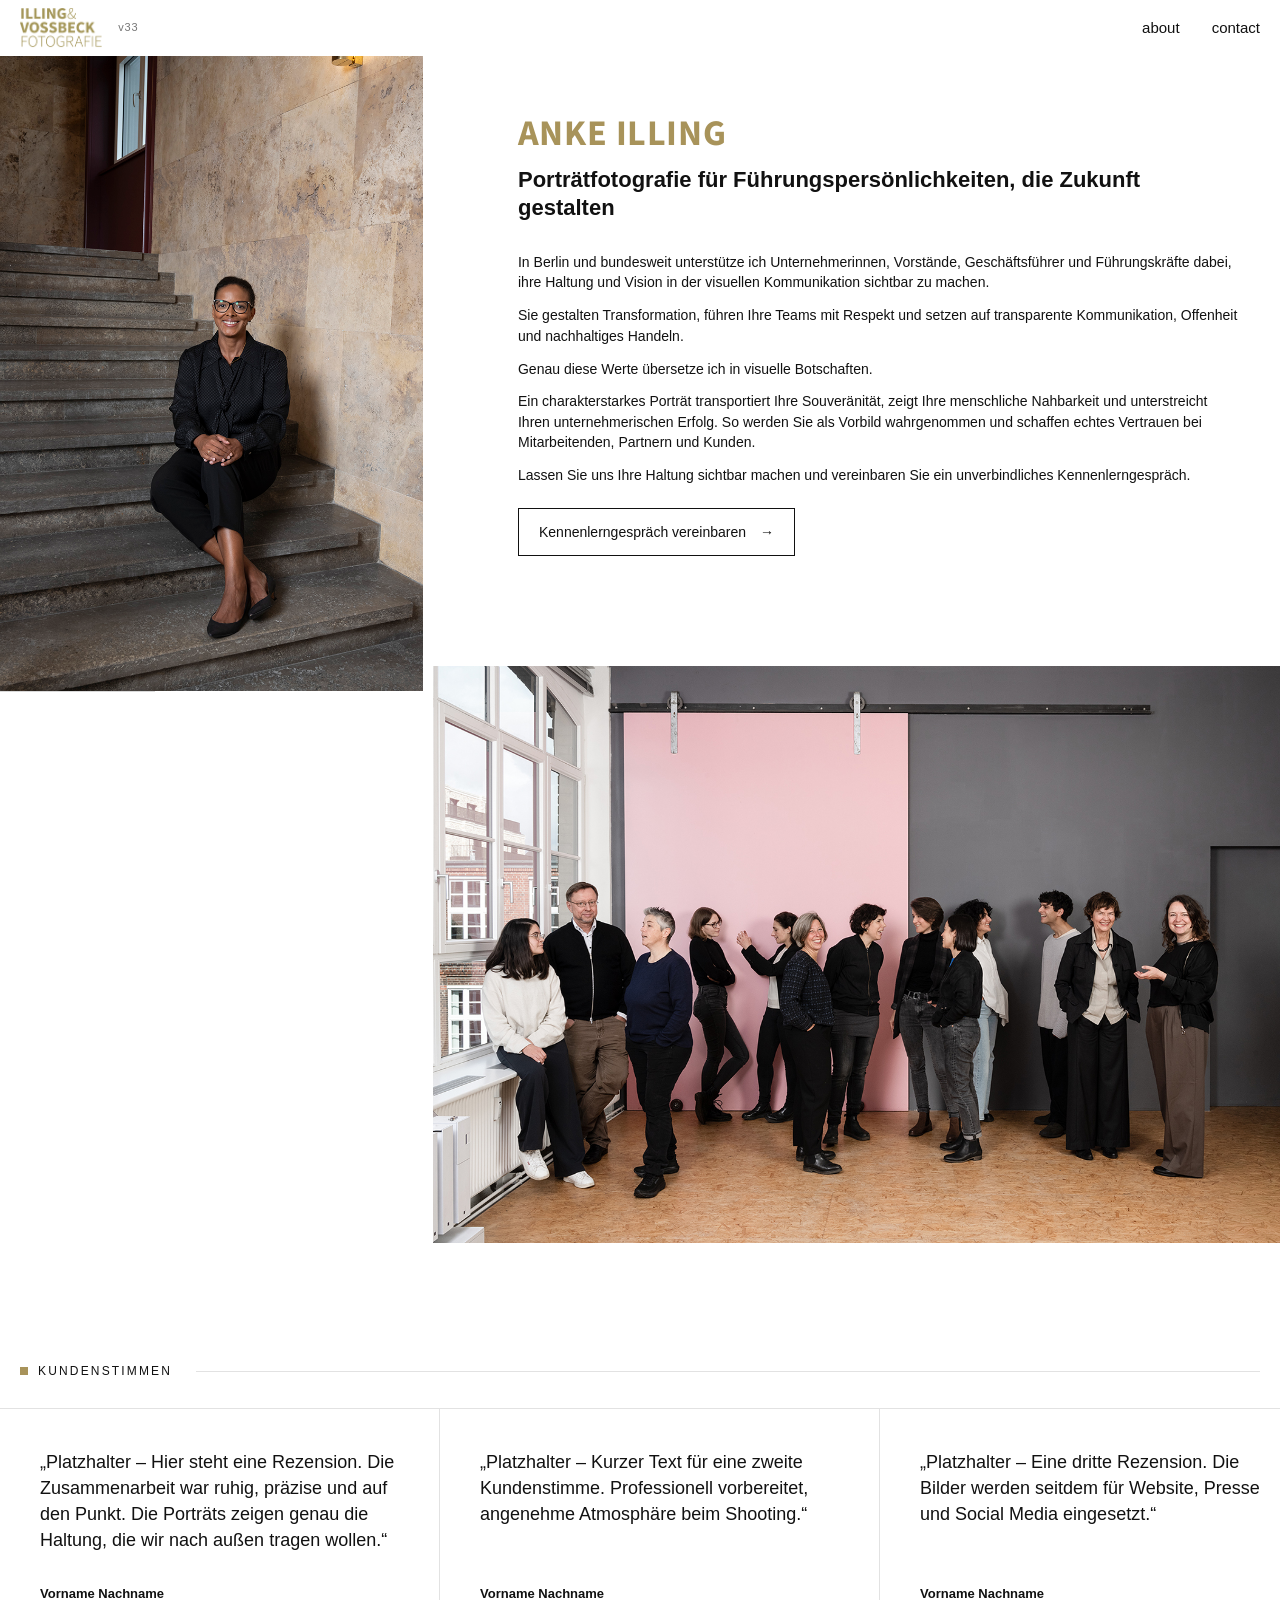
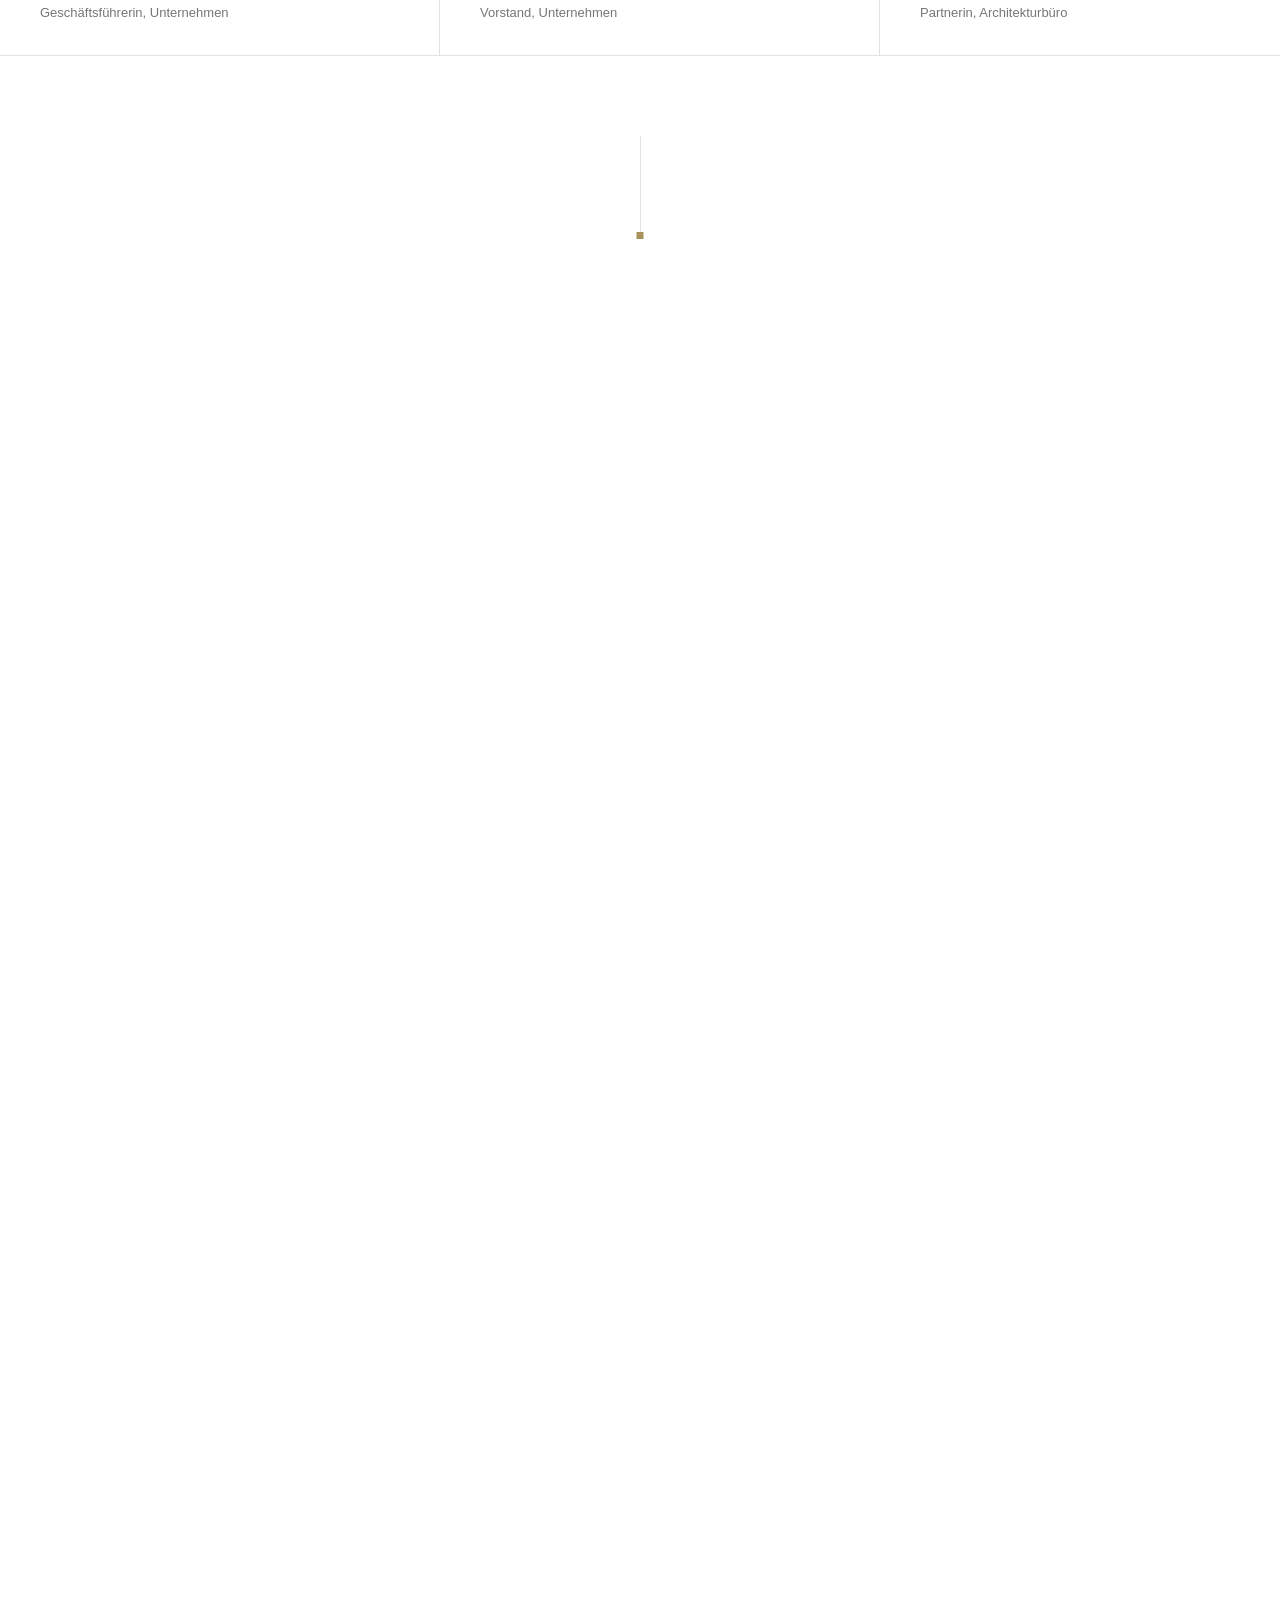
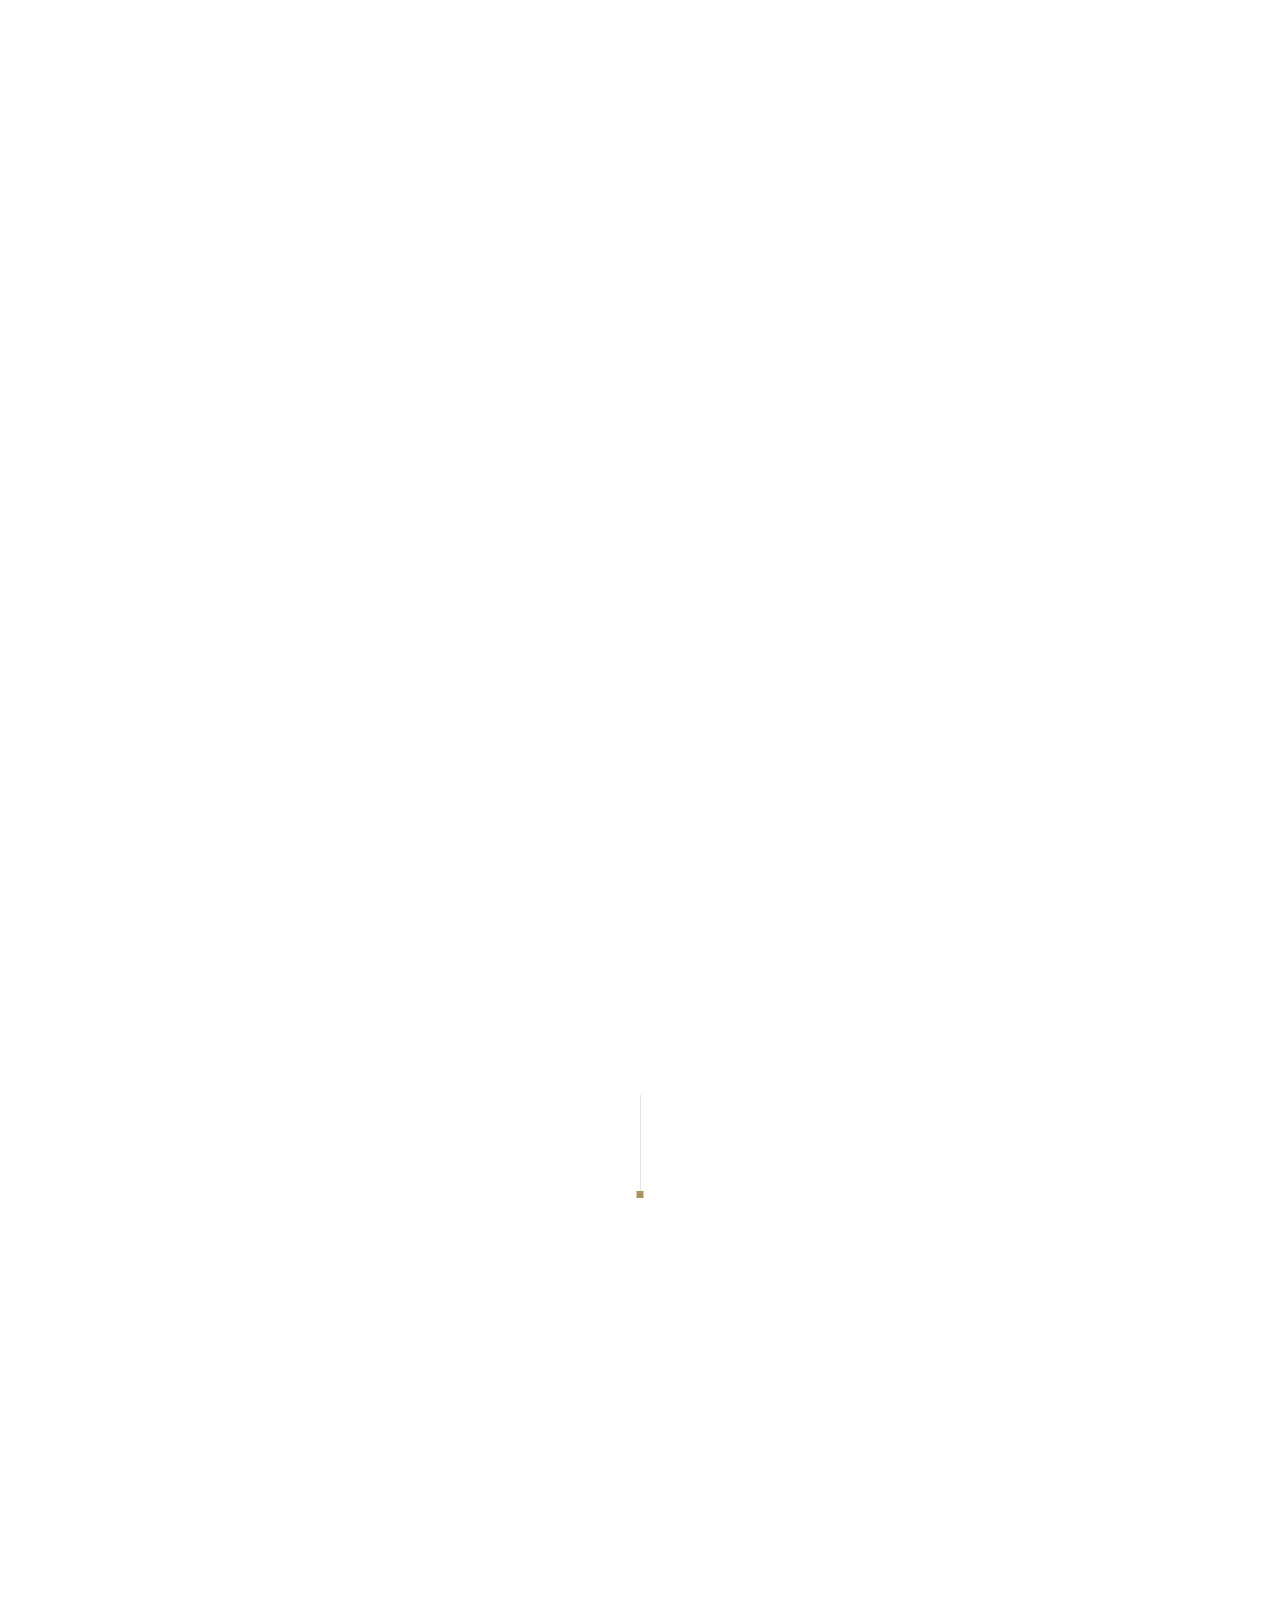
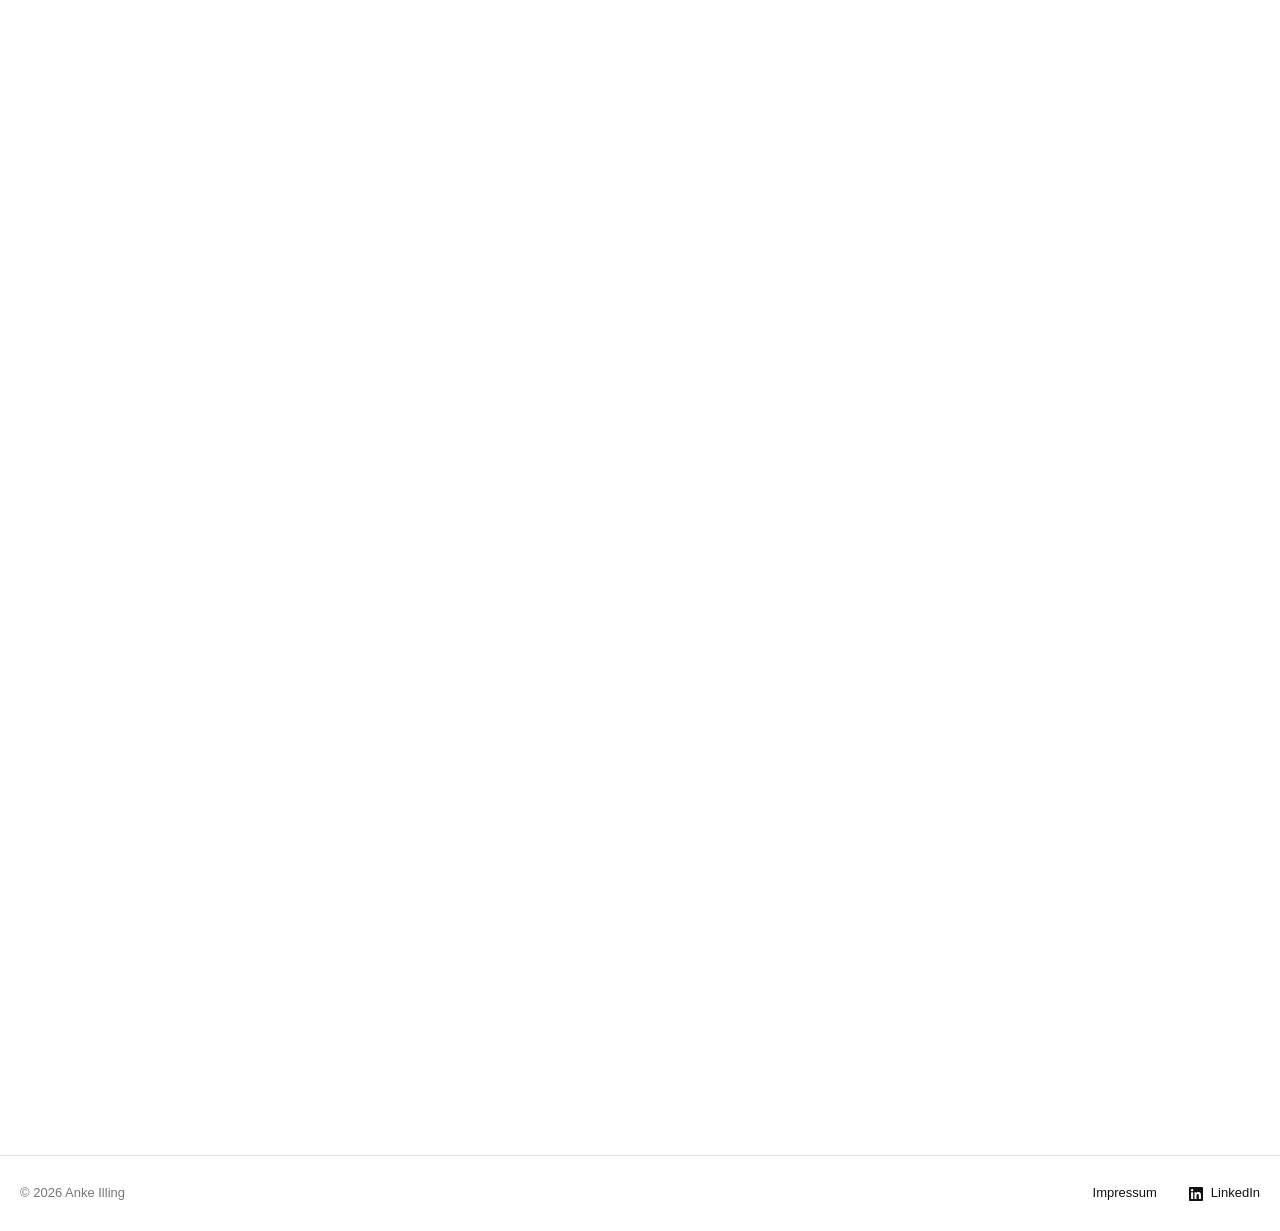
<file: index.html>
<!DOCTYPE html>
<html lang="de">
<head>
    <meta charset="UTF-8">
    <meta name="viewport" content="width=device-width, initial-scale=1.0">
    <title>Illing &amp; Vosbeck Fotografie</title>
    <link rel="preload" href="assets/fonts/source-sans-3-700.woff2" as="font" type="font/woff2" crossorigin>
    <link rel="preload" href="assets/fonts/source-sans-3-300.woff2" as="font" type="font/woff2" crossorigin>
    <script>
        // Start-Animation nur beim Neuladen (Strg + R) oder beim ersten Aufruf von außen –
        // nicht, wenn man über einen Link innerhalb der Website kommt oder zurück navigiert
        (function () {
            var show = true;
            try {
                var nav = performance.getEntriesByType('navigation')[0];
                var type = nav ? nav.type : 'navigate';
                var internal = sessionStorage.getItem('iv-internal') === '1';
                sessionStorage.removeItem('iv-internal');
                if (type === 'back_forward' || (type === 'navigate' && internal)) show = false;
            } catch (e) {}
            if (show) document.documentElement.classList.add('with-preloader');
        })();
    </script>
    <link rel="stylesheet" href="style.css?v=33">
    <script src="main.js?v=33" defer></script>
</head>
<body>
    <!-- Vorhang beim Laden: Logo baut sich auf (schwarz → gold), dann gleitet der Vorhang nach oben -->
    <div class="preloader" aria-hidden="true">
        <div class="preloader__logo preloader__logo--name">
            <span class="preloader__line"><b>ANKE ILLING</b></span>
            <span class="preloader__rule"></span>
            <span class="preloader__sub">Porträtfotografie</span>
        </div>
    </div>

    <header class="site-header">
        <a href="index.html" class="logo">
            <img src="assets/index/images/iv-logo-3.png" width="337" height="164" alt="Illing &amp; Vossbeck Fotografie">
        </a>
        <span class="site-version" aria-hidden="true"></span>
        <nav class="main-nav">
            <a href="about/index.html">about</a>
            <a href="contact/index.html">contact</a>
        </nav>
    </header>

    <main>
        <section class="hero">
            <figure class="hero__portrait photo reveal">
                <img
                    src="assets/index/images/NT.jpg"
                    width="800" height="1200"
                    alt="Porträt einer Frau in Schwarz, sitzend auf einer Steintreppe">
                <a href="executive-portraits/index.html" class="photo__button">Projekt ansehen <span aria-hidden="true">→</span></a>
            </figure>

            <div class="hero__right">
                <div class="hero__intro reveal">
                    <p class="hero__name">Anke Illing</p>
                    <h1 class="hero__title">Porträtfotografie für Führungspersönlichkeiten, die Zukunft gestalten</h1>

                    <p>In Berlin und bundesweit unterstütze ich Unternehmerinnen, Vorstände, Geschäftsführer und Führungskräfte dabei, ihre Haltung und Vision in der visuellen Kommunikation sichtbar zu machen.</p>
                    <p>Sie gestalten Transformation, führen Ihre Teams mit Respekt und setzen auf transparente Kommunikation, Offenheit und nachhaltiges Handeln.</p>
                    <p>Genau diese Werte übersetze ich in visuelle Botschaften.</p>
                    <p>Ein charakterstarkes Porträt transportiert Ihre Souveränität, zeigt Ihre menschliche Nahbarkeit und unterstreicht Ihren unternehmerischen Erfolg. So werden Sie als Vorbild wahrgenommen und schaffen echtes Vertrauen bei Mitarbeitenden, Partnern und Kunden.</p>
                    <p>Lassen Sie uns Ihre Haltung sichtbar machen und vereinbaren Sie ein unverbindliches Kennenlerngespräch.</p>

                    <a href="contact/index.html" class="cta">
                        <span>Kennenlerngespräch vereinbaren</span>
                        <span class="cta__arrow" aria-hidden="true">→</span>
                    </a>
                </div>
                <figure class="hero__landscape photo reveal">
                    <img
                        src="assets/index/images/AL%20Architekten_5077.jpg"
                        width="1395" height="950"
                        alt="Teamfoto des Büros AL Architekten vor einer rosa Schiebewand">
                    <button type="button" class="photo__button">Projekt ansehen <span aria-hidden="true">→</span></button>
                </figure>
            </div>
        </section>

        <!-- Rezensionen: Platzhaltertexte, bitte durch echte Kundenstimmen ersetzen -->
        <section class="reviews" aria-labelledby="reviews-heading">
            <div class="reviews__head">
                <h2 id="reviews-heading" class="reviews__label">Kundenstimmen</h2>
                <span class="reviews__line" aria-hidden="true"></span>
            </div>

            <div class="reviews__viewport">
                <ul class="reviews__track">
                    <li class="review">
                        <blockquote class="review__text">„Platzhalter – Hier steht eine Rezension. Die Zusammenarbeit war ruhig, präzise und auf den Punkt. Die Porträts zeigen genau die Haltung, die wir nach außen tragen wollen.“</blockquote>
                        <p class="review__author">Vorname Nachname<span>Geschäftsführerin, Unternehmen</span></p>
                    </li>
                    <li class="review">
                        <blockquote class="review__text">„Platzhalter – Kurzer Text für eine zweite Kundenstimme. Professionell vorbereitet, angenehme Atmosphäre beim Shooting.“</blockquote>
                        <p class="review__author">Vorname Nachname<span>Vorstand, Unternehmen</span></p>
                    </li>
                    <li class="review">
                        <blockquote class="review__text">„Platzhalter – Eine dritte Rezension. Die Bilder werden seitdem für Website, Presse und Social Media eingesetzt.“</blockquote>
                        <p class="review__author">Vorname Nachname<span>Partnerin, Architekturbüro</span></p>
                    </li>
                    <li class="review">
                        <blockquote class="review__text">„Platzhalter – Vierte Kundenstimme über das Teamfoto und die unkomplizierte Organisation vor Ort.“</blockquote>
                        <p class="review__author">Vorname Nachname<span>Head of Communications, Unternehmen</span></p>
                    </li>
                </ul>
            </div>
        </section>

        <!-- Minimalistische Abgrenzung: feine senkrechte Linie mit goldenem Quadrat -->
        <div class="divider" aria-hidden="true"></div>

        <section class="expertise">
            <figure class="expertise__image photo photo--right reveal">
                <img
                    src="assets/index/images/CFM.jpg"
                    width="1265" height="950"
                    alt="Büroräume von C.F. Møller Architekten mit Holzbalken und grauen Vorhängen">
                <button type="button" class="photo__button">Projekt ansehen <span aria-hidden="true">→</span></button>
            </figure>

            <div class="expertise__text reveal">
                <h2 class="expertise__title">Expertise</h2>
                <p>Durch eine sorgfältige und strategische Vorbereitung verläuft jedes Shooting maximal effizient für Sie und Ihr Team. Sie gewinnen ausdrucksstarke Porträts mit klarer Haltung, ohne Ihren Terminkalender zu belasten.</p>
                <p>Mit mehr als 20 Jahren Erfahrung gestalte und realisiere ich visuelle Konzepte für lokale wie globale Unternehmen und Führungskräfte.</p>
                <p>Zu meinen langjährigen Kunden zählen unter anderem:</p>
                <ul class="clients">
                    <li>C.F. Møller Architekten Berlin</li>
                    <li>Bund Deutscher Architektinnen und Architekten BDA Berlin</li>
                    <li>Anne Lampen Architekten</li>
                    <li>Baumschlager Eberle Architekten Berlin</li>
                    <li>CMS Hasche Sigle Rechtsanwälte</li>
                    <li>GSK Stockmann Rechtsanwälte</li>
                    <li>DEGES</li>
                    <li>Adina Hotels</li>
                    <li>Roland Berger Unternehmensberatung</li>
                    <li>Georg Neumann GmbH</li>
                    <li>DIN e.V.</li>
                </ul>
            </div>

            <!-- Text 2.1: schräg rechts unter Text 2 (Text ist ein Platzhalter) -->
            <div class="expertise__text expertise__text--offset reveal">
                <h2 class="expertise__title">Referenzen</h2>
                <p>Platzhalter – Hier stehen später ausgewählte Referenzprojekte: für wen ich fotografiert habe, was die Aufgabe war und wo die Bilder heute eingesetzt werden.</p>
                <p>Platzhalter – Ein zweiter Absatz, zum Beispiel über langjährige Zusammenarbeiten mit Architekturbüros, Kanzleien und Unternehmen oder über Veröffentlichungen in Magazinen und Geschäftsberichten.</p>
            </div>
        </section>

        <section class="corporate">
            <figure class="corporate__image photo reveal">
                <img
                    src="assets/index/images/Gulde.jpg"
                    width="1200" height="801"
                    alt="Team im Gespräch an einem Tisch im hellen Büro">
                <button type="button" class="photo__button">Projekt ansehen <span aria-hidden="true">→</span></button>
            </figure>

            <figure class="corporate__small photo photo--align-right reveal">
                <img
                    src="assets/index/images/Gulde_2.jpg"
                    width="770" height="1200"
                    alt="Mann mit Tablet auf einer Fensterbank vor Hochhausfassade">
                <button type="button" class="photo__button">Projekt ansehen <span aria-hidden="true">→</span></button>
            </figure>

            <div class="corporate__text reveal">
                <h2 class="corporate__title">Corporate Fotografie</h2>
                <p>Ein überzeugender Markenauftritt basiert auf Vertrauen, Haltung und den Menschen hinter Ihrem Unternehmen. Als Spezialistin für Unternehmensfotografie übersetze ich Ihre Corporate Identity in eine ausdrucksstarke visuelle Sprache, die Ihren Markenauftritt nachhaltig stärkt.</p>
                <p>Im Fokus stehen natürliche und sympathische Porträts von Führungskräften und Teams, die eine perfekte Balance aus Professionalität und Nahbarkeit ausstrahlen. Gleichzeitig machen lebendige Einblicke in Ihren Arbeitsalltag Ihre individuelle Unternehmenskultur für Partner, Kunden und Bewerber greifbar.</p>
                <p>Damit das Shooting nahtlos in Ihren Arbeitsalltag passt, lege ich besonderen Wert auf eine effiziente Organisation und eine strukturierte Umsetzung vor Ort.</p>
                <p>Welches Projekt möchten Sie visualisieren? Schreiben Sie mir.</p>

                <a href="contact/index.html" class="cta">
                    <span>Projekt anfragen</span>
                    <span class="cta__arrow" aria-hidden="true">→</span>
                </a>
            </div>
        </section>

        <!-- Text 4 + Bild 5: Über mich (Text ist ein Platzhalter) -->
        <section class="about-teaser">
            <div class="about-teaser__text reveal">
                <h2 class="display-name">Anke Illing</h2>
                <p>Platzhalter – Ich fotografiere Menschen, die Verantwortung tragen. Mich interessiert, was hinter der Rolle steht: die Haltung, die Energie, die Art, wie jemand einen Raum betritt.</p>
                <p>Meine Bilder entstehen in ruhiger Atmosphäre, mit klarer Vorbereitung und viel Aufmerksamkeit für das Gegenüber. So entstehen Porträts, die nicht gestellt wirken, sondern die Persönlichkeit zeigen.</p>
                <p>Ich arbeite von Berlin aus für Unternehmen, Kanzleien und Architekturbüros – im Studio, im Büro oder dort, wo Ihre Arbeit stattfindet.</p>

                <a href="about/index.html" class="cta">
                    <span>Mehr über mich</span>
                    <span class="cta__arrow" aria-hidden="true">→</span>
                </a>
            </div>

            <figure class="about-teaser__image reveal">
                <img
                    src="assets/index/images/Anke.jpg"
                    width="660" height="800"
                    alt="Porträt von Anke Illing vor einer Betonwand">
            </figure>
        </section>

        <!-- Bild 7 + Bild 6: gespiegelt zu Bild 1 und 2 (Querformat links, Hochformat rechts) -->
        <section class="pair">
            <figure class="pair__landscape photo reveal">
                <img
                    src="assets/index/images/CH.jpg"
                    width="1200" height="800"
                    alt="Lachende Frau im grauen Blazer auf einem Ledersessel vor schwarzem Hintergrund">
                <a href="executive-portraits/index.html" class="photo__button">Projekt ansehen <span aria-hidden="true">→</span></a>
            </figure>

            <figure class="pair__portrait photo photo--align-right reveal">
                <img
                    src="assets/index/images/MP_GSK.jpg"
                    width="800" height="1200"
                    alt="Schwarz-Weiß-Porträt zweier Anwälte in einem Besprechungsraum mit Rundbogenfenster">
                <a href="executive-portraits/index.html" class="photo__button">Projekt ansehen <span aria-hidden="true">→</span></a>
            </figure>
        </section>

        <!-- Minimalistische Abgrenzung wie nach den Kundenstimmen -->
        <div class="divider" aria-hidden="true"></div>

        <!-- Bild 8, Bild 9, Text 5, Bild 10 (Personal Branding) -->
        <section class="branding">
            <figure class="branding__wide photo reveal">
                <img
                    src="assets/index/images/GSK-aussen.jpg"
                    width="1200" height="800"
                    alt="Historische Bürofassade in Berlin mit Blick auf den Französischen Dom">
                <button type="button" class="photo__button">Projekt ansehen <span aria-hidden="true">→</span></button>
            </figure>

            <figure class="branding__small photo photo--align-right reveal">
                <img
                    src="assets/index/images/GSK-innen.jpg"
                    width="819" height="1200"
                    alt="Zwei Personen im Gespräch auf roten Sesseln unter einer roten Treppenskulptur">
                <button type="button" class="photo__button">Projekt ansehen <span aria-hidden="true">→</span></button>
            </figure>

            <div class="branding__text reveal">
                <h2 class="corporate__title">Personal Branding Porträts</h2>
                <p>Für Aufsichtsräte, Keynote-Speaker und Coaches – visuelle Präsenz, die Ihren Expertenstatus auf Konferenzen, in Fachmedien, auf Ihrer eigenen Website und auf LinkedIn unmissverständlich untermauert.</p>
                <p>Im intensiven Dialog erarbeiten wir ein maßgeschneidertes Konzept – von der strategischen Ausrichtung über die sorgfältige Organisation bis zur Auswahl der perfekten Location.</p>
                <p>Das Ergebnis sind ausdrucksstarke Porträts von höchster Ästhetik, die Ihre Haltung unterstreichen und Ihre Qualität auf den ersten Blick sichtbar machen.</p>
                <p>Lassen Sie uns Ihre Expertise sichtbar machen. Vereinbaren Sie ein unverbindliches Kennenlerngespräch.</p>

                <a href="contact/index.html" class="cta">
                    <span>Kennenlerngespräch vereinbaren</span>
                    <span class="cta__arrow" aria-hidden="true">→</span>
                </a>
            </div>

            <figure class="branding__portrait photo reveal">
                <img
                    src="assets/index/images/RL.jpg"
                    width="800" height="1200"
                    alt="Porträt einer Frau in Olivjacke, angelehnt an eine schräge Betonstütze">
                <button type="button" class="photo__button">Projekt ansehen <span aria-hidden="true">→</span></button>
            </figure>
        </section>

        <!-- Bild 11, Bild 12, Text 6, Bild 13, Text 6.1 (Projekt „Sichtbar“) -->
        <section class="sichtbar">
            <figure class="sichtbar__img11 photo reveal">
                <img
                    src="assets/index/images/sichtbar_1.jpg"
                    width="800" height="532"
                    alt="Schwarz-Weiß-Porträt einer Architektin mit Pony vor dunklem Hintergrund">
                <button type="button" class="photo__button">Projekt ansehen <span aria-hidden="true">→</span></button>
            </figure>

            <figure class="sichtbar__img12 photo photo--align-right reveal">
                <img
                    src="assets/index/images/sichtbar_2.jpg"
                    width="532" height="800"
                    alt="Schwarz-Weiß-Porträt einer Frau, liegend auf der Chaise Longue LC4">
                <button type="button" class="photo__button">Projekt ansehen <span aria-hidden="true">→</span></button>
            </figure>

            <!-- Text 6 -->
            <div class="sichtbar__text6 reveal">
                <h2 class="corporate__title sichtbar__title">Sichtbar. Frauen in der Architektur</h2>
                <h2 class="sichtbar__subtitle">Buch- und Ausstellungsprojekt</h2>
                <p>Die Portraits, die 2021 im Rahmen des Festivals „Women in Architecture“ in Berlin entstanden sind, zeigen Frauen aus allen Bereichen der Architektur: als Architektin, Kommunikationsexpertin, Studentin der Architektur, Stadtplanerin oder Fachjournalistin.</p>
                <p>Die seriell angelegte Arbeit in Schwarzweiß lässt den Frauen Raum, ihre persönliche Sichtweise auf das Thema und in Anspielung auf ikonische Fotografien bekannter Architekten wiederzugeben. Hinter dem Projekt steht die Idee, Stereotype zu hinterfragen und Alternativen zum sogenannten Starkult aufzuzeigen.</p>
                <p>Die Protagonistinnen konnten das Thema mit den ihnen zur Verfügung gestellten Accessoires frei interpretieren. Eine zentrale Rolle spielten die beiden Möbel von Charlotte Perriand, die Chaise Longue LC4 und der Fauteuil Tournant LC7 – und die Zigarre von Mies van der Rohe.</p>
            </div>

            <figure class="sichtbar__img13 photo reveal">
                <img
                    src="assets/index/images/sichtbar_3.jpg"
                    width="800" height="532"
                    alt="Schwarz-Weiß-Porträt einer Frau in weißer Bluse mit Zigarre in der Hand">
                <button type="button" class="photo__button">Projekt ansehen <span aria-hidden="true">→</span></button>
            </figure>

            <!-- Text 6.1 -->
            <div class="sichtbar__text61 reveal">
                <p>Charlotte Perriand (1903–1999), Designerin und Architektin, war maßgeblich an der Gestaltung der beiden Möbel im Büro von Le Corbusier beteiligt. Sie engagierte sich zeitlebens für benachteiligte Gruppen, war politisch engagiert und setzte sich als Feministin für Gleichberechtigung und Freiheit von Frauen ein. Ihre Möbel integrieren sich somit auch inhaltlich in das Projekt.</p>
                <p>Die Portraits werden durch persönliche Texte zur Arbeitsweise und Intention sowie durch Statements ergänzt. Alle Frauen eint das zukunftsgerichtete Bestreben, nachhaltig, sozial und ressourcenschonend zu bauen, bestehende Gebäude umzunutzen und vor allem gemeinsam an neuen Lösungen zu arbeiten.</p>
                <p>2023 erschien das gleichnamige Buch im Fruehwerk Verlag. Gedruckt und verlegt wurde es ebenfalls im Steidl Verlag.</p>
                <dl class="isbn">
                    <div><dt>ISBN Fruehwerk</dt><dd>978-3-941295-27-8</dd></div>
                    <div><dt>ISBN Steidl</dt><dd>978-3-96999-250-0</dd></div>
                </dl>
            </div>
        </section>
    </main>
    <footer class="site-footer">
        <p class="site-footer__copy">© 2026 Anke Illing</p>
        <nav class="site-footer__links" aria-label="Footer">
            <!-- Impressum-Seite und LinkedIn-Profil-URL noch eintragen -->
            <a href="#">Impressum</a>
            <a href="#" class="site-footer__linkedin" target="_blank" rel="noopener">
                <svg width="14" height="14" viewBox="0 0 24 24" aria-hidden="true"><path fill="currentColor" d="M20.45 20.45h-3.56v-5.57c0-1.33-.02-3.04-1.85-3.04-1.85 0-2.14 1.45-2.14 2.94v5.67H9.35V9h3.41v1.56h.05c.48-.9 1.64-1.85 3.37-1.85 3.6 0 4.27 2.37 4.27 5.46v6.28zM5.34 7.43a2.06 2.06 0 1 1 0-4.13 2.06 2.06 0 0 1 0 4.13zM7.12 20.45H3.56V9h3.56v11.45zM22.22 0H1.77C.79 0 0 .77 0 1.73v20.54C0 23.23.79 24 1.77 24h20.45c.98 0 1.78-.77 1.78-1.73V1.73C24 .77 23.2 0 22.22 0z"/></svg>
                LinkedIn
            </a>
        </nav>
    </footer>

    <!-- Scroll-Hinweis: erscheint, wenn eine Weile nicht gescrollt wird -->
    <div class="scroll-hint" aria-hidden="true">
        <svg width="16" height="16" viewBox="0 0 16 16"><path d="M8 2v11M3 8.5l5 5 5-5" fill="none" stroke="currentColor" stroke-width="1.4" stroke-linecap="round" stroke-linejoin="round"/></svg>
    </div>
</body>
</html>
</file>
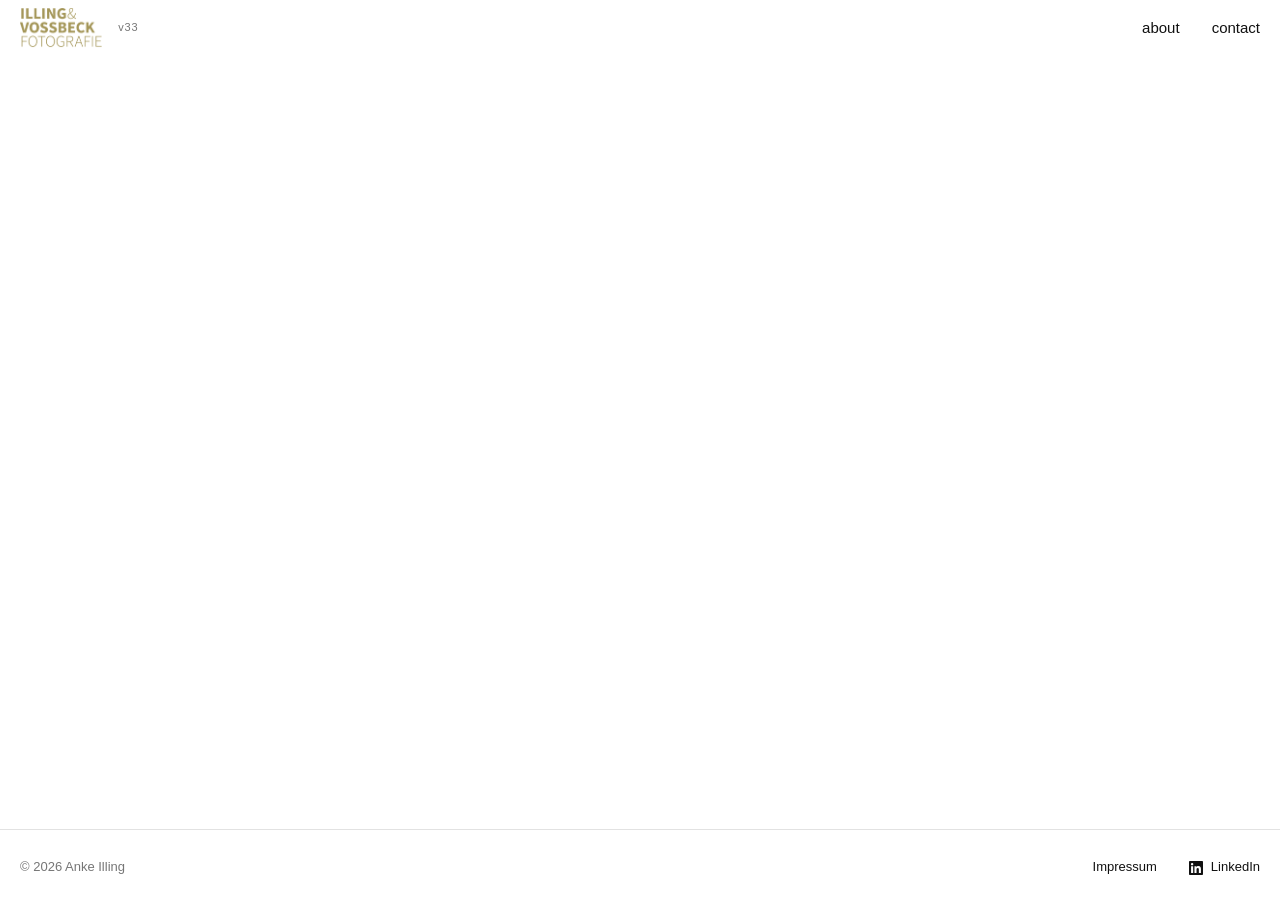
<file: about/index.html>
<!DOCTYPE html>
<html lang="de">
<head>
    <meta charset="UTF-8">
    <meta name="viewport" content="width=device-width, initial-scale=1.0">
    <title>About – Illing &amp; Vosbeck Fotografie</title>
    <link rel="preload" href="../assets/fonts/source-sans-3-700.woff2" as="font" type="font/woff2" crossorigin>
    <link rel="preload" href="../assets/fonts/source-sans-3-300.woff2" as="font" type="font/woff2" crossorigin>
    <script>
        // Start-Animation nur beim Neuladen (Strg + R) oder beim ersten Aufruf von außen –
        // nicht, wenn man über einen Link innerhalb der Website kommt oder zurück navigiert
        (function () {
            var show = true;
            try {
                var nav = performance.getEntriesByType('navigation')[0];
                var type = nav ? nav.type : 'navigate';
                var internal = sessionStorage.getItem('iv-internal') === '1';
                sessionStorage.removeItem('iv-internal');
                if (type === 'back_forward' || (type === 'navigate' && internal)) show = false;
            } catch (e) {}
            if (show) document.documentElement.classList.add('with-preloader');
        })();
    </script>
    <link rel="stylesheet" href="../style.css?v=33">
    <script src="../main.js?v=33" defer></script>
</head>
<body>
    <!-- Vorhang beim Laden: Logo baut sich auf (schwarz → gold), dann gleitet der Vorhang nach oben -->
    <div class="preloader" aria-hidden="true">
        <div class="preloader__logo preloader__logo--name">
            <span class="preloader__line"><b>ANKE ILLING</b></span>
            <span class="preloader__rule"></span>
            <span class="preloader__sub">Porträtfotografie</span>
        </div>
    </div>

    <header class="site-header">
        <a href="../index.html" class="logo">
            <img src="../assets/index/images/iv-logo-3.png" width="337" height="164" alt="Illing &amp; Vossbeck Fotografie">
        </a>
        <span class="site-version" aria-hidden="true"></span>
        <nav class="main-nav">
            <a href="../about/index.html" aria-current="page">about</a>
            <a href="../contact/index.html">contact</a>
        </nav>
    </header>

    <main class="page">
        <!-- Über mich (Texte sind Platzhalter) -->
        <section class="about-page">
            <div class="about-page__text reveal">
                <h1 class="display-name">Anke Illing</h1>
                <p class="page-intro__label">Porträtfotografie · Berlin</p>

                <p>Platzhalter – Hier steht später ein ausführlicher Text über mich: wie ich zur Fotografie gekommen bin und was mich an Menschen in Verantwortung interessiert.</p>
                <p>Platzhalter – Ein zweiter Absatz über meine Arbeitsweise: sorgfältige Vorbereitung, ruhige Atmosphäre beim Shooting und ein klarer Blick für Haltung und Persönlichkeit.</p>
                <p>Platzhalter – Ein dritter Absatz über Stationen, Ausbildung oder Auszeichnungen und darüber, für wen ich heute arbeite.</p>

                <a href="../contact/index.html" class="cta">
                    <span>Kontakt aufnehmen</span>
                    <span class="cta__arrow" aria-hidden="true">→</span>
                </a>
            </div>

            <figure class="about-page__image reveal">
                <img
                    src="../assets/index/images/Anke.jpg"
                    width="660" height="800"
                    alt="Porträt von Anke Illing vor einer Betonwand">
            </figure>
        </section>
    </main>
    <footer class="site-footer">
        <p class="site-footer__copy">© 2026 Anke Illing</p>
        <nav class="site-footer__links" aria-label="Footer">
            <!-- Impressum-Seite und LinkedIn-Profil-URL noch eintragen -->
            <a href="#">Impressum</a>
            <a href="#" class="site-footer__linkedin" target="_blank" rel="noopener">
                <svg width="14" height="14" viewBox="0 0 24 24" aria-hidden="true"><path fill="currentColor" d="M20.45 20.45h-3.56v-5.57c0-1.33-.02-3.04-1.85-3.04-1.85 0-2.14 1.45-2.14 2.94v5.67H9.35V9h3.41v1.56h.05c.48-.9 1.64-1.85 3.37-1.85 3.6 0 4.27 2.37 4.27 5.46v6.28zM5.34 7.43a2.06 2.06 0 1 1 0-4.13 2.06 2.06 0 0 1 0 4.13zM7.12 20.45H3.56V9h3.56v11.45zM22.22 0H1.77C.79 0 0 .77 0 1.73v20.54C0 23.23.79 24 1.77 24h20.45c.98 0 1.78-.77 1.78-1.73V1.73C24 .77 23.2 0 22.22 0z"/></svg>
                LinkedIn
            </a>
        </nav>
    </footer>
</body>
</html>
</file>
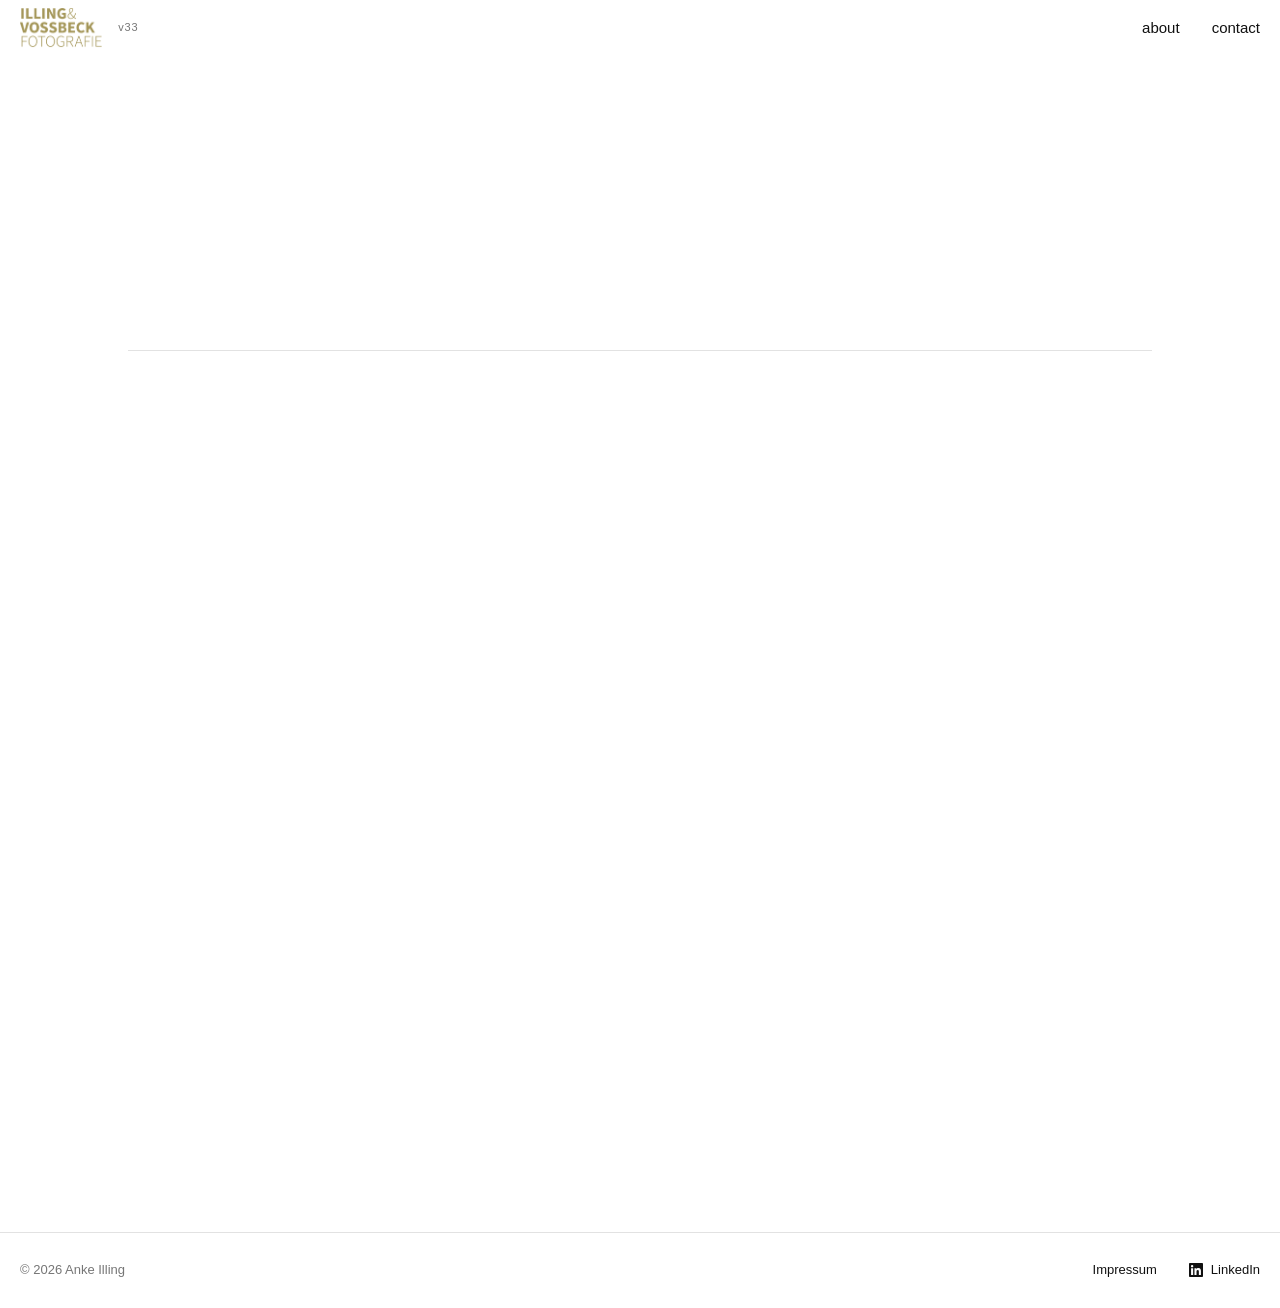
<file: contact/index.html>
<!DOCTYPE html>
<html lang="de">
<head>
    <meta charset="UTF-8">
    <meta name="viewport" content="width=device-width, initial-scale=1.0">
    <title>Kontakt – Illing &amp; Vosbeck Fotografie</title>
    <link rel="preload" href="../assets/fonts/source-sans-3-700.woff2" as="font" type="font/woff2" crossorigin>
    <link rel="preload" href="../assets/fonts/source-sans-3-300.woff2" as="font" type="font/woff2" crossorigin>
    <script>
        // Start-Animation nur beim Neuladen (Strg + R) oder beim ersten Aufruf von außen –
        // nicht, wenn man über einen Link innerhalb der Website kommt oder zurück navigiert
        (function () {
            var show = true;
            try {
                var nav = performance.getEntriesByType('navigation')[0];
                var type = nav ? nav.type : 'navigate';
                var internal = sessionStorage.getItem('iv-internal') === '1';
                sessionStorage.removeItem('iv-internal');
                if (type === 'back_forward' || (type === 'navigate' && internal)) show = false;
            } catch (e) {}
            if (show) document.documentElement.classList.add('with-preloader');
        })();
    </script>
    <link rel="stylesheet" href="../style.css?v=33">
    <script src="../main.js?v=33" defer></script>
</head>
<body>
    <!-- Vorhang beim Laden: Logo baut sich auf (schwarz → gold), dann gleitet der Vorhang nach oben -->
    <div class="preloader" aria-hidden="true">
        <div class="preloader__logo preloader__logo--name">
            <span class="preloader__line"><b>ANKE ILLING</b></span>
            <span class="preloader__rule"></span>
            <span class="preloader__sub">Porträtfotografie</span>
        </div>
    </div>

    <header class="site-header">
        <a href="../index.html" class="logo">
            <img src="../assets/index/images/iv-logo-3.png" width="337" height="164" alt="Illing &amp; Vossbeck Fotografie">
        </a>
        <span class="site-version" aria-hidden="true"></span>
        <nav class="main-nav">
            <a href="../about/index.html">about</a>
            <a href="../contact/index.html" aria-current="page">contact</a>
        </nav>
    </header>

    <main class="page">
        <section class="page-intro reveal">
            <h1 class="display-name">Kontakt</h1>
            <p class="page-intro__label">Anke Illing · Porträtfotografie</p>
        </section>

        <section class="contact" id="kontakt">
            <div class="contact__intro reveal">
                <h2 class="contact__title">Projekt anfragen</h2>
                <p>Welches Projekt möchten Sie visualisieren? Schreiben Sie mir – ich melde mich zeitnah bei Ihnen für ein unverbindliches Kennenlerngespräch.</p>
            </div>

            <!-- Das Formular ist noch nicht mit einem Versanddienst verbunden -->
            <form class="contact-form reveal" novalidate>
                <div class="field">
                    <label for="name">Name</label>
                    <input type="text" id="name" name="name" autocomplete="name" required>
                </div>
                <div class="field">
                    <label for="email">E-Mail</label>
                    <input type="email" id="email" name="email" autocomplete="email" required>
                </div>
                <div class="field">
                    <label for="company">Unternehmen <span class="field__optional">(optional)</span></label>
                    <input type="text" id="company" name="company" autocomplete="organization">
                </div>
                <div class="field">
                    <label for="message">Nachricht</label>
                    <textarea id="message" name="message" rows="5" required></textarea>
                </div>

                <label class="consent">
                    <input type="checkbox" name="consent" required>
                    <span>Ich bin damit einverstanden, dass meine Angaben zur Beantwortung meiner Anfrage verarbeitet werden.</span>
                </label>

                <button type="submit" class="cta">
                    <span>Nachricht senden</span>
                    <span class="cta__arrow" aria-hidden="true">→</span>
                </button>

                <p class="contact-form__status" role="status" aria-live="polite"></p>
            </form>
        </section>
    </main>
    <footer class="site-footer">
        <p class="site-footer__copy">© 2026 Anke Illing</p>
        <nav class="site-footer__links" aria-label="Footer">
            <!-- Impressum-Seite und LinkedIn-Profil-URL noch eintragen -->
            <a href="#">Impressum</a>
            <a href="#" class="site-footer__linkedin" target="_blank" rel="noopener">
                <svg width="14" height="14" viewBox="0 0 24 24" aria-hidden="true"><path fill="currentColor" d="M20.45 20.45h-3.56v-5.57c0-1.33-.02-3.04-1.85-3.04-1.85 0-2.14 1.45-2.14 2.94v5.67H9.35V9h3.41v1.56h.05c.48-.9 1.64-1.85 3.37-1.85 3.6 0 4.27 2.37 4.27 5.46v6.28zM5.34 7.43a2.06 2.06 0 1 1 0-4.13 2.06 2.06 0 0 1 0 4.13zM7.12 20.45H3.56V9h3.56v11.45zM22.22 0H1.77C.79 0 0 .77 0 1.73v20.54C0 23.23.79 24 1.77 24h20.45c.98 0 1.78-.77 1.78-1.73V1.73C24 .77 23.2 0 22.22 0z"/></svg>
                LinkedIn
            </a>
        </nav>
    </footer>
</body>
</html>
</file>
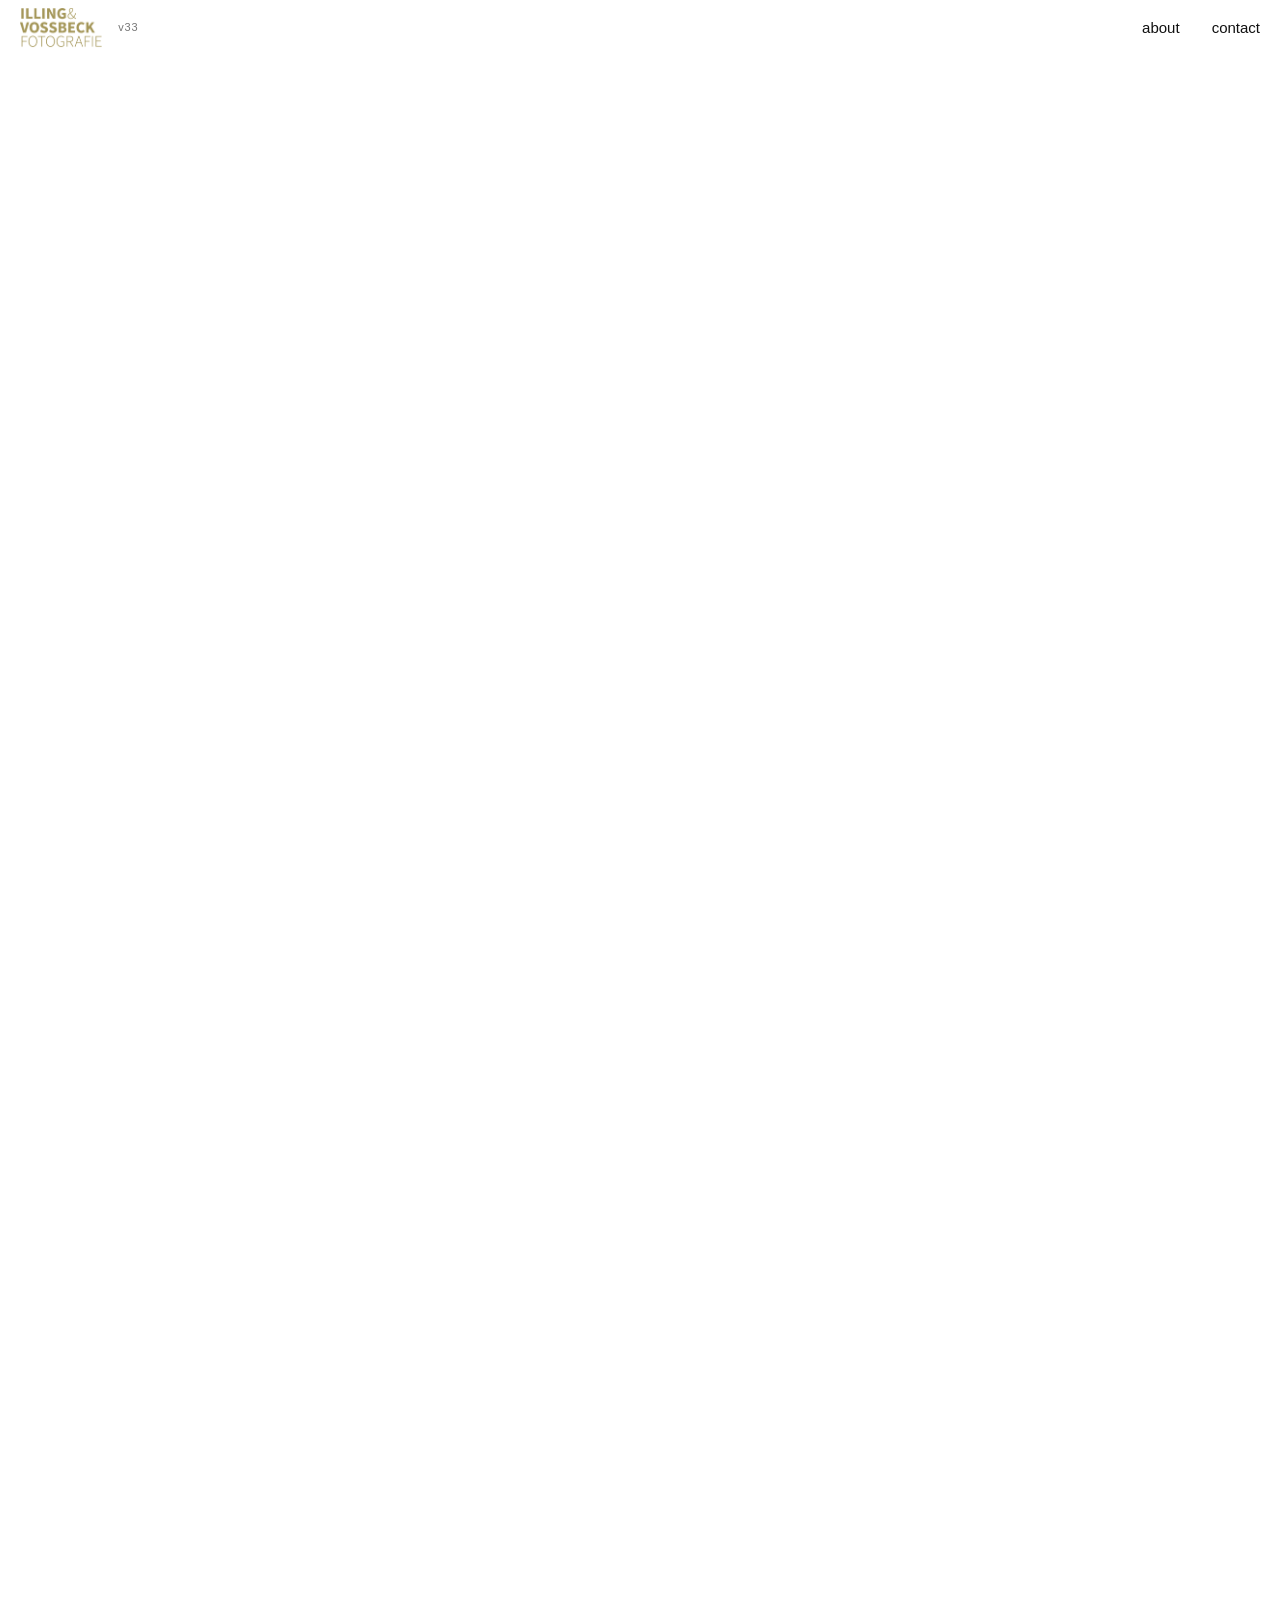
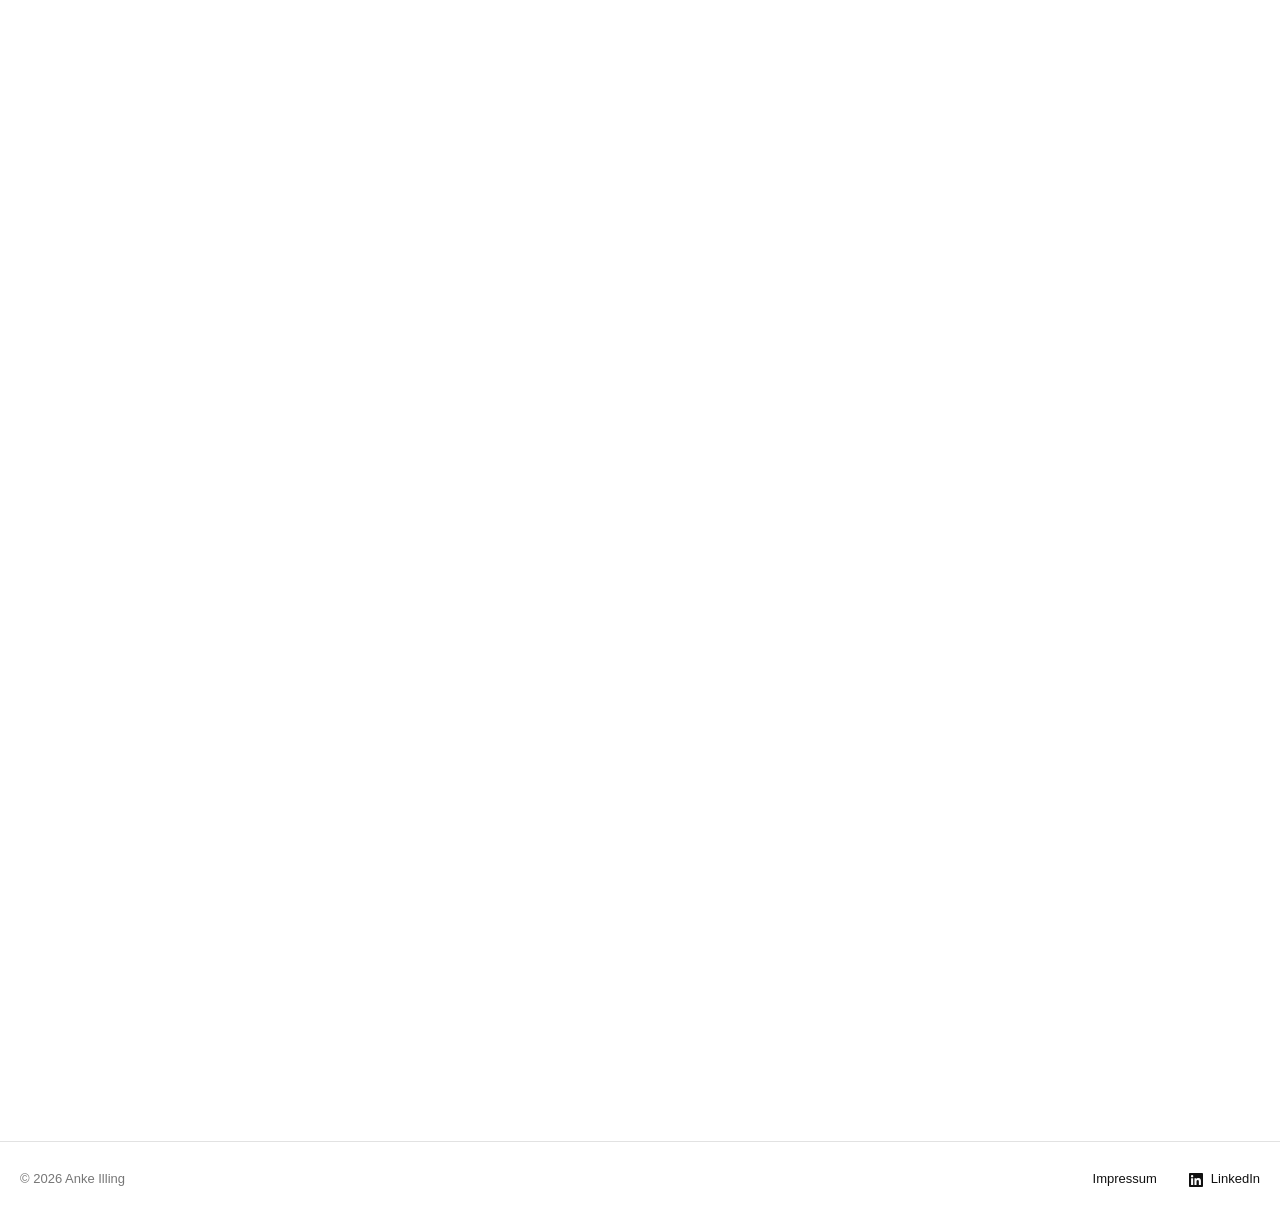
<file: executive-portraits/index.html>
<!DOCTYPE html>
<html lang="de">
<head>
    <meta charset="UTF-8">
    <meta name="viewport" content="width=device-width, initial-scale=1.0">
    <title>Porträts Führungskräfte – Illing &amp; Vosbeck Fotografie</title>
    <link rel="preload" href="../assets/fonts/source-sans-3-700.woff2" as="font" type="font/woff2" crossorigin>
    <link rel="preload" href="../assets/fonts/source-sans-3-300.woff2" as="font" type="font/woff2" crossorigin>
    <script>
        // Start-Animation nur beim Neuladen (Strg + R) oder beim ersten Aufruf von außen –
        // nicht, wenn man über einen Link innerhalb der Website kommt oder zurück navigiert
        (function () {
            var show = true;
            try {
                var nav = performance.getEntriesByType('navigation')[0];
                var type = nav ? nav.type : 'navigate';
                var internal = sessionStorage.getItem('iv-internal') === '1';
                sessionStorage.removeItem('iv-internal');
                if (type === 'back_forward' || (type === 'navigate' && internal)) show = false;
            } catch (e) {}
            if (show) document.documentElement.classList.add('with-preloader');
        })();
    </script>
    <link rel="stylesheet" href="../style.css?v=33">
    <script src="../main.js?v=33" defer></script>
</head>
<body>
    <!-- Vorhang beim Laden: Logo baut sich auf (schwarz → gold), dann gleitet der Vorhang nach oben -->
    <div class="preloader" aria-hidden="true">
        <div class="preloader__logo preloader__logo--name">
            <span class="preloader__line"><b>ANKE ILLING</b></span>
            <span class="preloader__rule"></span>
            <span class="preloader__sub">Porträtfotografie</span>
        </div>
    </div>

    <header class="site-header">
        <a href="../index.html" class="logo">
            <img src="../assets/index/images/iv-logo-3.png" width="337" height="164" alt="Illing &amp; Vossbeck Fotografie">
        </a>
        <span class="site-version" aria-hidden="true"></span>
        <nav class="main-nav">
            <a href="../about/index.html">about</a>
            <a href="../contact/index.html">contact</a>
        </nav>
    </header>

    <main class="ep">
        <section class="page-intro ep-intro reveal">
            <h1 class="display-name">Porträts Führungskräfte</h1>
            <!-- Logo-Schriftzug wie in der Start-Animation (Endzustand) -->
            <div class="name-mark" role="img" aria-label="Anke Illing – Porträtfotografie">
                <span class="name-mark__name" aria-hidden="true">Anke Illing</span>
                <span class="name-mark__rule" aria-hidden="true"></span>
                <span class="name-mark__sub" aria-hidden="true">Porträtfotografie</span>
            </div>

            <!-- Text 0.1 -->
            <div class="ep-intro__text">
                <p>In Berlin und bundesweit unterstütze ich Unternehmerinnen, Vorstände, Geschäftsführer und Führungskräfte dabei, ihre Haltung und Vision in der visuellen Kommunikation sichtbar zu machen.</p>
                <p>Sie gestalten Transformation, führen Ihre Teams mit Respekt und setzen auf transparente Kommunikation, Offenheit und nachhaltiges Handeln.</p>
                <p>Genau diese Werte übersetze ich in visuelle Botschaften.</p>
                <p>Ein charakterstarkes Porträt transportiert Ihre Souveränität, zeigt Ihre menschliche Nahbarkeit und unterstreicht Ihren unternehmerischen Erfolg. So werden Sie als Vorbild wahrgenommen und schaffen echtes Vertrauen bei Mitarbeitenden, Partnern und Kunden.</p>
                <p>Lassen Sie uns Ihre Haltung sichtbar machen und vereinbaren Sie ein unverbindliches Kennenlerngespräch.</p>

                <a href="../contact/index.html" class="cta">
                    <span>Kennenlerngespräch vereinbaren</span>
                    <span class="cta__arrow" aria-hidden="true">→</span>
                </a>
            </div>
        </section>

        <!-- Nr. 1 – Adina Hotels (Bild 1, Text 1) -->
        <article class="project p1">
            <figure class="img-a reveal"><img src="../assets/executive-portraits/images/AK_.jpg" width="1200" height="800" alt="CEO Asli Kutlucan im blauen Samtblazer vor einer Glasfassade"></figure>
            <div class="project__text reveal">
                <!-- Platzhalter-Überschrift -->
                <h2 class="project__title">Adina Hotels</h2>
                <p>Porträtserie für die Adina Hotels: Für Website, Social Media und Publikationen habe ich Führungskräfte des Unternehmens fotografiert – darunter CEO Asli Kutlucan.</p>
            </div>
        </article>

        <!-- Nr. 2 – GSK Stockmann (Bild 3, Text 3) -->
        <article class="project p2">
            <figure class="img-a reveal"><img src="../assets/executive-portraits/images/MP_GSK.jpg" width="800" height="1200" alt="Schwarz-Weiß-Porträt der Managing Partner von GSK Stockmann vor einem Rundbogenfenster"></figure>
            <div class="project__text reveal">
                <!-- Platzhalter-Überschrift -->
                <h2 class="project__title">GSK Stockmann</h2>
                <p>Porträts der Managing Partner von GSK Stockmann, umgesetzt für den prägnanten Markenauftritt auf der Website sowie in Unternehmenspublikationen.</p>
            </div>
        </article>

        <!-- Nr. 3 – PMG Presse-Monitor (Bild 2, Text 2) -->
        <article class="project p3">
            <figure class="img-a reveal"><img src="../assets/executive-portraits/images/Natascha_T.jpg" width="1200" height="800" alt="Natascha Thomas in heller Kleidung vor hellgrauem Hintergrund"></figure>
            <div class="project__text reveal">
                <!-- Platzhalter-Überschrift -->
                <h2 class="project__title">PMG Presse-Monitor</h2>
                <p>Für PMG Presse-Monitor realisierte Porträts der Geschäftsführung, darunter Natascha Thomas. Die Aufnahmen kommen auf der Website sowie in verschiedenen Publikationen zum Einsatz.</p>
            </div>
        </article>

        <!-- Nr. 4 – weberbrunner architektur (Bild 4, 5, 6, Text 4) – drei gleich große Bilder -->
        <article class="project p4">
            <figure class="img-a reveal"><img src="../assets/executive-portraits/images/Roger_W.jpg" width="634" height="950" alt="Roger Weber sitzend auf einer Treppe"></figure>
            <figure class="img-b reveal"><img src="../assets/executive-portraits/images/Boris_B.jpg" width="634" height="950" alt="Boris Brunner im dunklen T-Shirt vor einer Wand"></figure>
            <figure class="img-c reveal"><img src="../assets/executive-portraits/images/Elise_P.jpg" width="634" height="950" alt="Elise Pischetsrieder sitzend auf einer Treppe"></figure>
            <div class="project__text reveal">
                <!-- Platzhalter-Überschrift -->
                <h2 class="project__title">Weberbrunner Architektur</h2>
                <p>Porträtserie für weberbrunner architektur (Zürich/Berlin): Fotografische Begleitung der Geschäftsführung (Roger Weber, Boris Brunner und Elise Pischetsrieder) für Social Media und Website – ergänzt anlässlich der Umfirmierung des Berliner Büros zu <em>weberbrunner pischetsrieder architektur</em>.</p>
            </div>
        </article>

        <!-- Nr. 5 – Anne Lampen Architekten (Bild 12, 13, Text 8) – zwei gleich große Bilder -->
        <article class="project p5">
            <figure class="img-a reveal"><img src="../assets/executive-portraits/images/Susann_B.jpg" width="633" height="950" alt="Susann Belitz im grünen Mantel auf einer herbstlichen Straße"></figure>
            <figure class="img-b reveal"><img src="../assets/executive-portraits/images/Anne_L.jpg" width="633" height="950" alt="Anne Lampen im beigen Trenchcoat auf einer herbstlichen Straße"></figure>
            <div class="project__text reveal">
                <!-- Platzhalter-Überschrift -->
                <h2 class="project__title">Anne Lampen Architekten</h2>
                <p>Porträt- und Teamserie für Anne Lampen Architekten: Fotografische Begleitung der Geschäftsführerinnen Susann Belitz und Anne Lampen sowie des gesamten Teams. Die Aufnahmen wurden für den Webauftritt, Publikationen und Wettbewerbe umgesetzt.</p>
            </div>
        </article>

        <!-- Nr. 6 – Georg Neumann GmbH (Bild 11, Text 7) -->
        <article class="project p6">
            <figure class="img-a reveal"><img src="../assets/executive-portraits/images/Yasmine_R.jpg" width="861" height="1200" alt="Yasmine Riechers im schwarzen Oberteil vor dunklem Hintergrund"></figure>
            <div class="project__text reveal">
                <!-- Platzhalter-Überschrift -->
                <h2 class="project__title">Georg Neumann GmbH</h2>
                <p>Unternehmensporträts für die Georg Neumann GmbH: Aufnahmen von CEO Yasmine Riechers und allen Mitarbeitenden für Website, Social Media und interne Kommunikation.</p>
            </div>
        </article>

        <!-- Nr. 7 – Cordula Heckmann (Bild 8, Text 6, darunter Bild 9 und 10) -->
        <article class="project p7">
            <figure class="img-a reveal"><img src="../assets/executive-portraits/images/CH.jpg" width="1200" height="800" alt="Cordula Heckmann lachend auf einem Ledersessel vor schwarzem Hintergrund"></figure>
            <div class="project__text reveal">
                <!-- Platzhalter-Überschrift -->
                <h2 class="project__title">Cordula Heckmann</h2>
                <p>Porträtserie von Cordula Heckmann, der ehemaligen Schulleiterin des Campus Rütli in Berlin. Die Aufnahmen wurden für die Nutzung in verschiedenen Publikationen realisiert.</p>
            </div>
            <figure class="img-b reveal"><img src="../assets/executive-portraits/images/CH_1.jpg" width="800" height="1200" alt="Cordula Heckmann beim Styling vor dem Shooting"></figure>
            <figure class="img-c reveal"><img src="../assets/executive-portraits/images/CH_2.jpg" width="800" height="1200" alt="Cordula Heckmann im hellen Strickpullover vor schwarzem Hintergrund"></figure>
        </article>

        <!-- Nr. 8 – CMS Hasche Sigle (Bild 7, Text 5) -->
        <article class="project p8">
            <figure class="img-a reveal"><img src="../assets/executive-portraits/images/CMS_GF.jpg" width="1200" height="1090" alt="Drei Partner von CMS Hasche Sigle vor einer Holzlamellenwand"></figure>
            <div class="project__text reveal">
                <!-- Platzhalter-Überschrift -->
                <h2 class="project__title">CMS Hasche Sigle</h2>
                <p>Porträtserie für CMS Hasche Sigle: Aufnahmen der Partner zur Nutzung auf der Website und für Social Media.</p>
            </div>
        </article>

        <div class="ep-back reveal">
            <a href="../index.html" class="line-link">
                <span class="line-link__line" aria-hidden="true"></span>
                <span>Zurück zur Startseite</span>
            </a>
        </div>
    </main>

    <footer class="site-footer">
        <p class="site-footer__copy">© 2026 Anke Illing</p>
        <nav class="site-footer__links" aria-label="Footer">
            <!-- Impressum-Seite und LinkedIn-Profil-URL noch eintragen -->
            <a href="#">Impressum</a>
            <a href="#" class="site-footer__linkedin" target="_blank" rel="noopener">
                <svg width="14" height="14" viewBox="0 0 24 24" aria-hidden="true"><path fill="currentColor" d="M20.45 20.45h-3.56v-5.57c0-1.33-.02-3.04-1.85-3.04-1.85 0-2.14 1.45-2.14 2.94v5.67H9.35V9h3.41v1.56h.05c.48-.9 1.64-1.85 3.37-1.85 3.6 0 4.27 2.37 4.27 5.46v6.28zM5.34 7.43a2.06 2.06 0 1 1 0-4.13 2.06 2.06 0 0 1 0 4.13zM7.12 20.45H3.56V9h3.56v11.45zM22.22 0H1.77C.79 0 0 .77 0 1.73v20.54C0 23.23.79 24 1.77 24h20.45c.98 0 1.78-.77 1.78-1.73V1.73C24 .77 23.2 0 22.22 0z"/></svg>
                LinkedIn
            </a>
        </nav>
    </footer>

    <!-- Scroll-Hinweis: erscheint, wenn eine Weile nicht gescrollt wird -->
    <div class="scroll-hint" aria-hidden="true">
        <svg width="16" height="16" viewBox="0 0 16 16"><path d="M8 2v11M3 8.5l5 5 5-5" fill="none" stroke="currentColor" stroke-width="1.4" stroke-linecap="round" stroke-linejoin="round"/></svg>
    </div>
</body>
</html>
</file>
<file: style.css>
/* ---------- Grundlagen ---------- */
:root {
    --color-text: #111;
    --color-bg: #fff;
    --color-muted: #767676;
    --color-line: #e2e2e2;
    --color-accent: #a8935a;            /* Goldton aus dem Logo */
    --gutter: 20px;                     /* Außenabstand im Header */
    --gap: 10px;                        /* Abstand zwischen den Bildern */
    --header-height: 56px;
}

*,
*::before,
*::after {
    box-sizing: border-box;
}

html,
body {
    margin: 0;
    padding: 0;
}

body {
    font-family: "Helvetica Neue", Helvetica, Arial, sans-serif;
    font-size: 14px;
    line-height: 1.45;
    color: var(--color-text);
    background: var(--color-bg);
    -webkit-font-smoothing: antialiased;
}

img {
    display: block;
    width: 100%;
    height: auto;
}

figure {
    margin: 0;
}

a {
    color: inherit;
    text-decoration: none;
}

/* ---------- Header ---------- */
.site-header {
    position: sticky;
    top: 0;
    z-index: 10;
    display: flex;
    align-items: center;
    justify-content: space-between;
    height: var(--header-height);
    padding: 0 var(--gutter);
    background: var(--color-bg);
    transition: box-shadow 0.3s ease;
}

.site-header.is-scrolled {
    box-shadow: 0 1px 0 rgba(0, 0, 0, 0.08);
}

.logo {
    display: flex;
    align-items: center;
    height: 100%;
}

.logo img {
    width: auto;
    height: 40px;                       /* passt in den 56px hohen Header */
}

/* dezente Versionsnummer neben dem Logo (wird per JS aus style.css?v=… gelesen) */
.site-version {
    margin: 0 auto 0 16px;
    font-size: 11px;
    letter-spacing: 0.08em;
    color: var(--color-muted);
}

.main-nav {
    display: flex;
    gap: 2rem;
}

.main-nav a {
    font-size: 15px;
    position: relative;
}

.main-nav a::after {
    content: "";
    position: absolute;
    left: 0;
    bottom: -3px;
    width: 100%;
    height: 1px;
    background: currentColor;
    transform: scaleX(0);
    transform-origin: left;
    transition: transform 0.3s ease;
}

.main-nav a:hover::after {
    transform: scaleX(1);
}

/* ---------- Startseite: Bilder ---------- */
.hero {
    display: grid;
    grid-template-columns: 1fr 2fr;      /* links Hochformat, rechts Querformat breiter */
    gap: var(--gap);
    align-items: start;
    padding: 0 0 80px;                   /* Bilder gehen bis an den Rand */
}

.hero__right {
    display: flex;
    flex-direction: column;
}

/* Text sitzt eingerückt über dem Querformat und erzeugt den Höhenversatz */
.hero__intro {
    max-width: 80em;
    margin: 0;
    padding: 60px 40px 110px 10%;   /* mehr Luft über Bild 2 */
    font-size: 14px;
    line-height: 1.45;
}

/* sieht genauso aus wie "ANKE ILLING" in der Start-Animation */
.hero__name {
    width: fit-content;
    margin: 0 0 0.4em;
    font-family: "IV Logo", "Helvetica Neue", Arial, sans-serif;
    font-size: 36px;
    font-weight: 700;
    line-height: 1;
    letter-spacing: 0.02em;
    text-transform: uppercase;
    color: var(--color-accent);
}

/* fliegender Name beim Übergang vom Vorhang zur Seite */
.name-fly {
    position: fixed;
    z-index: 1001;
    font-family: "IV Logo", "Helvetica Neue", Arial, sans-serif;
    font-weight: 700;
    line-height: 1;
    letter-spacing: 0.02em;
    white-space: nowrap;
    color: var(--color-accent);
    pointer-events: none;
    transform-origin: 0 0;
    transition: transform 1.1s cubic-bezier(0.76, 0, 0.24, 1);
}

.hero__title {
    margin: 0 0 1.4em;
    font-size: 22px;
    font-weight: 700;
    line-height: 1.25;
}

.hero__intro p:not(.hero__name) {
    margin: 0 0 0.9em;
}

.hero__intro p:last-of-type {
    margin-bottom: 0;
}

/* ---------- CTA unter dem Text ---------- */
.cta {
    display: inline-flex;
    align-items: center;
    gap: 14px;
    margin-top: 1.6em;
    padding: 13px 20px;
    border: 1px solid var(--color-text);
    font-size: 14px;
    transition: background-color 0.3s ease, color 0.3s ease;
}

.cta__arrow {
    transition: transform 0.3s ease;
}

.cta:hover,
.cta:focus-visible {
    background: var(--color-text);
    color: var(--color-bg);
}

.cta:hover .cta__arrow,
.cta:focus-visible .cta__arrow {
    transform: translateX(4px);
}

/* ---------- Button, der beim Hovern unter dem Bild hervorkommt ---------- */
.photo {
    position: relative;
    isolation: isolate;
}

.photo img {
    position: relative;
    z-index: 1;                          /* Bild liegt über dem Button */
}

.photo__button {
    position: absolute;
    white-space: nowrap;                 /* Beschriftung bleibt einzeilig */
    top: 100%;
    left: 0;
    z-index: 0;
    display: inline-flex;
    align-items: center;
    gap: 12px;
    padding: 11px 18px;
    border: 0;
    border-radius: 0;
    background: var(--color-text);
    color: var(--color-bg);
    font: inherit;
    font-size: 13px;
    cursor: pointer;
    transform: translateY(-100%);        /* versteckt hinter dem Bild */
    transition: transform 0.45s cubic-bezier(0.22, 1, 0.36, 1), background-color 0.3s ease;
}

.photo:hover .photo__button,
.photo:focus-within .photo__button {
    transform: translateY(0);
}

.photo__button:hover,
.photo__button:focus-visible {
    background: var(--color-accent);
}

/* Auf Touch-Geräten gibt es kein Hovern – Button dort immer zeigen */
@media (hover: none) {
    .photo__button {
        position: static;
        transform: none;
    }

    .photo--right .photo__button {
        display: flex;
        width: max-content;
        margin-left: auto;
    }
}

/* ---------- Rezensionen (Laufband) ---------- */
.reviews {
    padding: 40px 0 0;
}

.reviews__head {
    display: flex;
    align-items: center;
    gap: 24px;
    padding: 0 var(--gutter) 28px;
}

.reviews__label {
    display: flex;
    align-items: center;
    gap: 10px;
    margin: 0;
    font-size: 12px;
    font-weight: 500;
    letter-spacing: 0.18em;
    text-transform: uppercase;
}

.reviews__label::before {
    content: "";
    width: 8px;
    height: 8px;
    background: var(--color-accent);
}

.reviews__line {
    flex: 1;
    height: 1px;
    background: var(--color-line);
}

.reviews__viewport {
    overflow: hidden;
    border-top: 1px solid var(--color-line);
    border-bottom: 1px solid var(--color-line);
}

.reviews__track {
    display: flex;
    width: max-content;
    margin: 0;
    padding: 0;
    list-style: none;
    animation: reviews-scroll 60s linear infinite;
}

.reviews__viewport:hover .reviews__track {
    animation-play-state: paused;
}

@keyframes reviews-scroll {
    to {
        transform: translateX(-50%);     /* Liste ist per JS verdoppelt */
    }
}

.review {
    display: flex;
    flex-direction: column;
    justify-content: space-between;
    gap: 32px;
    width: 440px;
    padding: 40px 40px 32px;
    border-right: 1px solid var(--color-line);
}

.review__text {
    margin: 0;
    font-size: 18px;
    line-height: 1.45;
}

.review__author {
    margin: 0;
    font-size: 13px;
    font-weight: 700;
}

.review__author span {
    display: block;
    font-weight: 400;
    color: var(--color-muted);
}

/* ---------- Abgrenzung unter den Rezensionen ---------- */
.divider {
    position: relative;
    width: 1px;
    height: 96px;
    margin: 80px auto;
    background: var(--color-line);
}

.divider::after {
    content: "";
    position: absolute;
    left: 50%;
    bottom: 0;
    width: 7px;
    height: 7px;
    background: var(--color-accent);
    transform: translate(-50%, 100%);
}

/* ---------- Bild 3 + Text 2 (Expertise) ---------- */
.expertise {
    padding: 0 0 100px;
}

/* mittig, leicht nach links versetzt (zentriert wäre 20 %) */
.expertise__image {
    width: 60%;
    margin-left: 15%;
}

/* Popup-Button bei diesem Bild: kommt rechts neben dem Bild unten heraus */
.photo--right .photo__button {
    top: auto;
    bottom: 0;
    left: 100%;
    transform: translateX(-100%);        /* versteckt hinter dem Bild */
}

.photo--right:hover .photo__button,
.photo--right:focus-within .photo__button {
    transform: translateX(0);
}

@media (hover: none) {
    .photo--right .photo__button {
        transform: none;
    }
}

.expertise__text {
    max-width: 44em;
    margin: 88px 0 0 15%;
    padding-right: 20px;
}

/* Text 2.1 sitzt schräg rechts unter Text 2 */
.expertise__text--offset {
    max-width: none;
    margin: 64px 0 0 48%;
    padding-right: 10%;                  /* nutzt die Breite bis kurz vor den rechten Rand */
}

.expertise__title {
    margin: 0 0 1em;
    font-size: 22px;
    font-weight: 700;
    line-height: 1.25;
}

.expertise__text p {
    margin: 0 0 0.9em;
}

.clients {
    margin: 0;
    padding: 0;
    list-style: none;
}

.clients li {
    display: inline;
}

.clients li:not(:last-child)::after {
    content: "•";
    margin: 0 0.6em;
    color: var(--color-accent);
}

/* ---------- Bild 4 + Text 3 (Corporate Fotografie) ---------- */
/* 12er-Raster: Bild 4 groß links, kleines Bild schräg rechts darunter, Text 3 links daneben */
.corporate {
    display: grid;
    grid-template-columns: repeat(12, 1fr);
    column-gap: 24px;
    padding: 0 0 160px;                  /* Bild 4 geht bis an den linken Rand */
}

.corporate__image {
    grid-column: 1 / 8;
    grid-row: 1;
}

.corporate__small {
    grid-column: 8 / 12;                 /* größer, schließt die Lücke rechts */
    grid-row: 2;
    align-self: start;                   /* Figur so hoch wie das Bild, damit der Button am Bild sitzt */
    margin-top: -18vw;                   /* ragt neben Bild 4 nach oben – versetzt, nicht bündig */
}

.corporate__text {
    grid-column: 1 / 8;                  /* breiter: vom linken Bereich bis an das kleine Bild */
    grid-row: 2;
    align-self: start;
    margin-top: 96px;
    padding-left: 6vw;
    max-width: 60em;
    padding-right: 40px;
    font-size: 16px;                     /* etwas größer als Text 2 */
    line-height: 1.6;
}

.corporate__title {
    margin: 0 0 1em;
    font-size: 24px;
    font-weight: 700;
    line-height: 1.25;
}

.corporate__text p {
    margin: 0 0 1em;
}

/* ---------- Text 4 + Bild 5 (Über mich) ---------- */
.about-teaser {
    display: grid;
    grid-template-columns: 1fr minmax(280px, 34%);
    gap: 96px;
    align-items: center;
    padding: 0 8% 160px 10%;             /* Bild rechts, aber nicht am Rand */
}

.about-teaser__text {
    max-width: 38em;
    justify-self: end;
    font-size: 16px;
    line-height: 1.6;
}

.about-teaser__text p {
    margin: 0 0 1em;
}

/* Name im Stil der Start-Animation, hier in Schwarz */
.display-name {
    margin: 0 0 0.6em;
    font-family: "IV Logo", "Helvetica Neue", Arial, sans-serif;
    font-size: clamp(30px, 3.4vw, 48px);
    font-weight: 700;
    line-height: 1;
    letter-spacing: 0.02em;
    text-transform: uppercase;
}

/* ---------- Bild 7 + Bild 6 (gespiegelt zu Bild 1 und 2) ---------- */
.pair {
    display: grid;
    grid-template-columns: 2fr 1fr;      /* links Querformat breiter, rechts Hochformat */
    gap: var(--gap);
    align-items: start;
    padding: 0 0 60px;                   /* Bilder gehen bis an den Rand, Abstand nach unten übernimmt die Linie */
}

/* Höhenversatz: das Querformat beginnt tiefer als das Hochformat */
.pair__landscape {
    margin-top: clamp(160px, 20vw, 380px);
    width: 85%;                          /* kleiner als die Spalte → Lücke zum Hochformat */
}

/* Popup-Button beim rechten Bild rechtsbündig */
.photo--align-right .photo__button {
    left: auto;
    right: 0;
}

/* ---------- Bild 8, Bild 9, Text 5, Bild 10 (Personal Branding) ---------- */
/* oben: Bild 9 rechts beginnt nur minimal höher als Bild 8 links
   unten: Text 5 links + größeres Hochformat (Bild 10) rechts */
.branding {
    display: grid;
    grid-template-columns: repeat(12, 1fr);
    column-gap: 24px;
    row-gap: 180px;                      /* Abstand zwischen Bild 8/9 und Text 5/Bild 10 */
    padding: 0 0 160px;
}

.branding__wide {
    grid-column: 1 / 7;                  /* etwas kleiner */
    grid-row: 1;
    align-self: start;
    margin-top: 80px;                    /* minimal tiefer als Bild 9 */
}

.branding__small {
    grid-column: 9 / 12;
    grid-row: 1;
    align-self: start;
}

.branding__text {
    grid-column: 1 / 8;
    grid-row: 2;
    align-self: start;
    max-width: 60em;
    padding: 0 40px 0 6vw;
    font-size: 16px;
    line-height: 1.6;
}

.branding__text p {
    margin: 0 0 1em;
}

.branding__portrait {
    grid-column: 8 / 12;
    grid-row: 2;
    align-self: start;
}

/* ---------- Bild 11–13 + Text 6 / 6.1 (Projekt „Sichtbar“) ---------- */
/* links: Bild 11, darunter Text 6, darunter Bild 13 (am Rand)
   rechts: Bild 12 (Hochformat), darunter Text 6.1 – leicht nach links versetzt */
.sichtbar {
    display: grid;
    grid-template-columns: repeat(12, 1fr);
    column-gap: 24px;
    row-gap: 72px;
    padding: 0 0 160px;
    font-size: 16px;
    line-height: 1.6;
}

.sichtbar__img11 {
    grid-column: 2 / 8;
    grid-row: 1;
    align-self: start;
}

.sichtbar__img12 {
    grid-column: 9 / 12;
    grid-row: 1 / 3;
    align-self: start;
    margin-top: clamp(120px, 16vw, 300px);   /* tiefer, teilweise neben Text 6 */
}

.sichtbar__text6 {
    grid-column: 2 / 8;
    grid-row: 2;
    align-self: start;
    padding-right: 40px;
}

.sichtbar__img13 {
    grid-column: 1 / 6;
    grid-row: 3;
    align-self: start;
}

.sichtbar__text61 {
    grid-column: 7 / 12;
    grid-row: 3;
    align-self: start;
}

.sichtbar p {
    margin: 0 0 1em;
}

.sichtbar__title {
    margin-bottom: 0.3em;
}

/* zweite Überschrift: kleiner und nicht fett */
.sichtbar__subtitle {
    margin: 0 0 1.4em;
    font-size: 18px;
    font-weight: 400;
    line-height: 1.3;
}

.isbn {
    margin: 1.6em 0 0;
    padding-top: 1em;
    border-top: 1px solid var(--color-line);
    font-size: 13px;
}

.isbn div {
    display: flex;
    gap: 16px;
}

.isbn dt {
    min-width: 9em;
    color: var(--color-muted);
}

.isbn dd {
    margin: 0;
}

/* ---------- Unterseite about ---------- */
.page {
    padding: 96px 10% 160px;
}

.page-intro {
    max-width: 44em;
    margin-bottom: 120px;
}

.page-intro .display-name {
    margin-bottom: 0.4em;
}

.page-intro__label {
    display: flex;
    align-items: center;
    gap: 10px;
    margin: 0 0 32px;
    font-size: 12px;
    letter-spacing: 0.18em;
    text-transform: uppercase;
}

.page-intro__label::before {
    content: "";
    width: 8px;
    height: 8px;
    background: var(--color-accent);
}

/* about-Seite: Text links, Porträt rechts */
.about-page {
    display: grid;
    grid-template-columns: 1fr minmax(260px, 32%);
    gap: 96px;
    align-items: start;
}

.about-page__text {
    max-width: 40em;
    font-size: 16px;
    line-height: 1.6;
}

.about-page__text p:not(.page-intro__label) {
    margin: 0 0 1em;
}

.about-page__image {
    margin-top: 120px;                   /* leichter Versatz zum Text */
}

/* ---------- Kontakt ---------- */
.contact {
    display: grid;
    grid-template-columns: 1fr 1.4fr;
    gap: 96px;
    padding-top: 64px;
    border-top: 1px solid var(--color-line);
    scroll-margin-top: calc(var(--header-height) + 24px);
}

.contact__title {
    margin: 0 0 1em;
    font-size: 24px;
    font-weight: 700;
    line-height: 1.25;
}

.contact__intro p {
    margin: 0;
    max-width: 28em;
    font-size: 16px;
    line-height: 1.6;
}

.contact-form {
    display: flex;
    flex-direction: column;
    gap: 32px;
    max-width: 640px;
}

.field {
    display: flex;
    flex-direction: column;
    gap: 8px;
}

.field label {
    font-size: 12px;
    letter-spacing: 0.12em;
    text-transform: uppercase;
}

.field__optional {
    color: var(--color-muted);
    text-transform: none;
    letter-spacing: 0;
}

.field input,
.field textarea {
    width: 100%;
    padding: 10px 0;
    border: 0;
    border-bottom: 1px solid var(--color-line);
    border-radius: 0;
    background: transparent;
    font: inherit;
    font-size: 16px;
    color: var(--color-text);
    resize: vertical;
    transition: border-color 0.3s ease;
}

.field input:focus,
.field textarea:focus {
    outline: none;
    border-bottom-color: var(--color-text);
}

.field.is-invalid input,
.field.is-invalid textarea {
    border-bottom-color: #b3261e;
}

.consent {
    display: flex;
    align-items: flex-start;
    gap: 12px;
    font-size: 13px;
    color: var(--color-muted);
    cursor: pointer;
}

.consent input {
    margin: 2px 0 0;
    accent-color: var(--color-text);
}

.consent.is-invalid {
    color: #b3261e;
}

.contact-form .cta {
    align-self: flex-start;
    margin-top: 0;
}

.contact-form__status {
    min-height: 1.5em;
    margin: -12px 0 0;
    font-size: 13px;
}

/* Button-Element sieht aus wie der Link-CTA */
button.cta {
    background: transparent;
    font: inherit;
    font-size: 14px;
    color: inherit;
    border-radius: 0;
    cursor: pointer;
}

/* ---------- Seite executive portraits ---------- */
/* Jedes Projekt liegt auf einem 12er-Raster; Bilder und Texte springen bewusst
   zwischen linkem Rand, Mitte und rechtem Rand – locker, aber architektonisch geordnet */
.ep {
    padding: 96px 0 40px;
}

.ep-intro {
    max-width: none;
    padding: 0 6vw;                      /* Text 0.1 fast über die ganze Breite */
}

.ep-intro__text {
    margin-top: 48px;
    font-size: 16px;
    line-height: 1.6;
}

.ep-intro__text p {
    margin: 0 0 0.9em;
}

.project {
    display: grid;
    grid-template-columns: repeat(12, 1fr);
    column-gap: 24px;
    row-gap: 48px;
    align-items: start;
    padding-bottom: 200px;
}

.project__text {
    max-width: 34em;
    font-size: 16px;
    line-height: 1.6;
}

.project__text p {
    margin: 0;
}

.project__title {
    margin: 0 0 0.6em;
    font-size: 20px;
    font-weight: 700;
    line-height: 1.25;
}

/* Bildgruppen (Nr. 4, 5, 7): alle Bilder exakt gleich groß */
.p4 img,
.p5 img,
.p7 .img-b img,
.p7 .img-c img {
    aspect-ratio: 2 / 3;
    object-fit: cover;
}

/* Nr. 1 – Querformat links am Rand, Text rechts oben */
.p1 .img-a        { grid-column: 1 / 8;  grid-row: 1; }
.p1 .project__text { grid-column: 9 / 12; grid-row: 1; margin-top: 48px; }

/* Nr. 2 – Hochformat eingerückt, Text rechts unten bündig */
.p2 .img-a        { grid-column: 2 / 6;  grid-row: 1; }
.p2 .project__text { grid-column: 7 / 11; grid-row: 1; align-self: end; }

/* Nr. 3 – Querformat rechts am Rand, Text links auf halber Höhe */
.p3 .img-a        { grid-column: 6 / 13; grid-row: 1; }
.p3 .project__text { grid-column: 2 / 5;  grid-row: 1; align-self: center; }

/* Nr. 4 – drei gleich große Hochformate, leicht höhenversetzt, Text darunter */
.p4 .img-a        { grid-column: 2 / 5;  grid-row: 1; }
.p4 .img-b        { grid-column: 5 / 8;  grid-row: 1; margin-top: 64px; }
.p4 .img-c        { grid-column: 8 / 11; grid-row: 1; margin-top: 24px; }
.p4 .project__text { grid-column: 3 / 9;  grid-row: 2; margin-top: 24px; }

/* Nr. 5 – zwei gleich große Hochformate rechts am Rand, Text links unten */
.p5 .img-a        { grid-column: 7 / 10;  grid-row: 1; }
.p5 .img-b        { grid-column: 10 / 13; grid-row: 1; margin-top: 40px; }
.p5 .project__text { grid-column: 2 / 6;   grid-row: 1; align-self: end; }

/* Nr. 6 – Hochformat mittig-links, Text rechts leicht abgesenkt */
.p6 .img-a        { grid-column: 3 / 7;  grid-row: 1; }
.p6 .project__text { grid-column: 8 / 12; grid-row: 1; margin-top: 120px; }

/* Nr. 7 – Querformat links am Rand + Text, darunter zwei gleich große Hochformate */
.p7 .img-a        { grid-column: 1 / 8;  grid-row: 1; }
.p7 .project__text { grid-column: 9 / 12; grid-row: 1; margin-top: 32px; }
.p7 .img-b        { grid-column: 4 / 7;  grid-row: 2; margin-top: 24px; }
.p7 .img-c        { grid-column: 7 / 10; grid-row: 2; margin-top: 80px; }

/* Nr. 8 – großes Bild rechts der Mitte, Text links unten */
.p8 .img-a        { grid-column: 5 / 11; grid-row: 1; }
.p8 .project__text { grid-column: 1 / 5;  grid-row: 1; align-self: end; padding: 0 24px 0 6vw; }

.p8 {
    padding-bottom: 120px;
}

/* Logo-Schriftzug "ANKE ILLING / Linie / PORTRÄTFOTOGRAFIE" als statisches Element,
   gleicher Aufbau wie in der Start-Animation (Name und Linie gold) */
.name-mark {
    display: inline-flex;
    flex-direction: column;
    align-items: flex-start;
    margin-top: 8px;
    font-family: "IV Logo", "Helvetica Neue", Arial, sans-serif;
    font-size: 26px;
    line-height: 1;
    letter-spacing: 0.02em;
}

.name-mark__name {
    font-weight: 700;
    text-transform: uppercase;
    white-space: nowrap;
    color: var(--color-accent);
}

.name-mark__rule {
    display: block;
    width: 100%;
    height: 1px;
    margin: 0.35em 0 0.45em;
    background: var(--color-accent);
}

.name-mark__sub {
    margin-right: calc(-1 * var(--sub-spacing, 0.42em));
    font-size: 0.34em;
    font-weight: 300;
    letter-spacing: var(--sub-spacing, 0.42em);   /* per JS exakt auf Namensbreite */
    text-transform: uppercase;
    white-space: nowrap;
}

/* Zurück zur Startseite (Ende der Porträts-Seite) */
.ep-back {
    display: flex;
    justify-content: center;
    padding: 0 20px 120px;
}

/* Dezenter Linien-Link: kleine gesperrte Schrift, davor eine feine Linie,
   die beim Hovern länger wird */
.line-link {
    display: inline-flex;
    align-items: center;
    gap: 14px;
    padding: 8px 0;
    font-size: 11px;
    letter-spacing: 0.2em;
    text-transform: uppercase;
    color: var(--color-muted);
    transition: color 0.4s ease;
}

.line-link__line {
    width: 32px;
    height: 1px;
    background: currentColor;
    transition: width 0.5s cubic-bezier(0.22, 1, 0.36, 1), background-color 0.4s ease;
}

.line-link:hover,
.line-link:focus-visible {
    color: var(--color-text);
}

.line-link:hover .line-link__line,
.line-link:focus-visible .line-link__line {
    width: 64px;
    background: var(--color-accent);
}

/* Ganze Bilder mit Projekt-Link sind klickbar */
.photo--linked img {
    cursor: pointer;
}

/* ---------- Scroll-Hinweis (Startseite + Porträts Führungskräfte) ---------- */
.scroll-hint {
    position: fixed;
    left: 50%;
    bottom: 28px;
    z-index: 50;
    display: flex;
    align-items: center;
    justify-content: center;
    width: 44px;
    height: 44px;
    border: 1px solid var(--color-line);
    border-radius: 12px;
    background: var(--color-bg);
    color: var(--color-text);
    box-shadow: 0 8px 24px rgba(0, 0, 0, 0.08);
    opacity: 0;
    transform: translate(-50%, 12px);
    pointer-events: none;
    transition: opacity 0.6s ease, transform 0.6s ease;
}

.scroll-hint.is-visible {
    opacity: 1;
    transform: translate(-50%, 0);
    pointer-events: auto;                /* nur damit Hovern erkannt wird */
}

.scroll-hint svg {
    animation: scroll-hint-bob 1.8s ease-in-out infinite;
}

@keyframes scroll-hint-bob {
    50% {
        transform: translateY(3px);
    }
}

@media (prefers-reduced-motion: reduce) {
    .scroll-hint svg {
        animation: none;
    }
}

/* ---------- Footer ---------- */
.site-footer {
    display: flex;
    flex-wrap: wrap;
    align-items: center;
    justify-content: space-between;
    gap: 24px;
    padding: 28px var(--gutter);
    border-top: 1px solid var(--color-line);
    font-size: 13px;
}

.site-footer__copy {
    margin: 0;
    color: var(--color-muted);
}

.site-footer__links {
    display: flex;
    align-items: center;
    gap: 2rem;
}

.site-footer__links a {
    display: inline-flex;
    align-items: center;
    gap: 8px;
    transition: color 0.3s ease;
}

.site-footer__links a:hover,
.site-footer__links a:focus-visible {
    color: var(--color-accent);
}

/* ---------- Vorhang mit Logo-Animation ---------- */
@font-face {
    font-family: "IV Logo";
    src: url("assets/fonts/source-sans-3-700.woff2") format("woff2");
    font-weight: 700;
    font-display: block;
}

@font-face {
    font-family: "IV Logo";
    src: url("assets/fonts/source-sans-3-300.woff2") format("woff2");
    font-weight: 300;
    font-display: block;
}

.preloader {
    position: fixed;
    inset: 0;
    z-index: 1000;
    display: none;                        /* nur sichtbar mit html.with-preloader (siehe Skript im <head>) */
    align-items: center;
    justify-content: center;
    background: var(--color-bg);
    transition: transform 0.8s cubic-bezier(0.76, 0, 0.24, 1);
    /* Sicherheitsnetz: falls JavaScript nicht läuft, verschwindet der Vorhang trotzdem */
    animation: preloader-failsafe 0s 8s forwards;
}

@keyframes preloader-failsafe {
    to {
        visibility: hidden;
    }
}

html.with-preloader .preloader {
    display: flex;
}

.preloader.is-done {
    transform: translateY(-100%);
}

.preloader__logo {
    font-family: "IV Logo", "Helvetica Neue", Arial, sans-serif;
    font-size: clamp(34px, 5vw, 60px);
    line-height: 0.92;
    letter-spacing: -0.01em;
    color: var(--color-text);
}

.preloader__line {
    display: block;
    white-space: nowrap;                 /* Name bricht nie um */
    overflow: hidden;                    /* Maske, aus der die Buchstaben aufsteigen */
}

.preloader__logo b {
    font-weight: 700;
}

.preloader__logo .light {
    font-weight: 300;
}

.preloader .char {
    display: inline-block;
    transform: translateY(110%);
    transition:
        transform 0.9s cubic-bezier(0.22, 1, 0.36, 1) var(--delay, 0s),
        color 0.4s ease;
}

.preloader.is-building .char {
    transform: translateY(0);
}

.preloader.is-gold .char {
    color: var(--color-accent);
}

/* Variante "Anke Illing – Porträtfotografie":
   Name steigt auf, feine Linie zieht sich darunter, Unterzeile rückt gesperrt zusammen */
.preloader__logo--name {
    display: flex;
    flex-direction: column;
    align-items: flex-start;
    font-size: clamp(30px, 4.2vw, 52px);
    line-height: 1;
    letter-spacing: 0.02em;
}

.preloader__rule {
    display: block;
    width: 100%;
    height: 1px;
    margin: 0.35em 0 0.45em;
    background: var(--color-text);
    transform: scaleX(0);
    transform-origin: left;
    transition:
        transform 0.9s cubic-bezier(0.76, 0, 0.24, 1) 0.35s,
        background-color 0.4s ease;
}

.preloader__sub {
    margin-right: calc(-1 * var(--sub-spacing, 0.42em));   /* gleicht den Abstand nach dem letzten Buchstaben aus */
    white-space: nowrap;
    font-size: 0.34em;
    font-weight: 300;
    letter-spacing: calc(var(--sub-spacing, 0.42em) + 0.4em);   /* startet weiter auseinander */
    text-transform: uppercase;
    opacity: 0;
    transition:
        opacity 0.7s ease 0.6s,
        letter-spacing 1s cubic-bezier(0.22, 1, 0.36, 1) 0.6s;
}

.preloader.is-building .preloader__rule {
    transform: scaleX(1);
}

.preloader.is-building .preloader__sub {
    opacity: 1;
    letter-spacing: var(--sub-spacing, 0.42em);   /* per JS exakt auf Namensbreite berechnet */
}

.preloader.is-gold .preloader__rule {
    background: var(--color-accent);
}

/* Während der Vorhang da ist, nicht scrollen */
html.is-loading {
    overflow: hidden;
}

@media (prefers-reduced-motion: reduce) {
    .preloader,
    .preloader .char {
        transition: none;
    }

    .preloader .char {
        transform: none;
    }

    .preloader__rule {
        transform: none;
    }

    .preloader__sub {
        opacity: 1;
        letter-spacing: var(--sub-spacing, 0.42em);
        transition: none;
    }
}

/* ---------- Einblend-Animation ---------- */
.reveal {
    opacity: 0;
    transform: translateY(24px);
    transition: opacity 0.9s ease, transform 0.9s ease;
}

.reveal.is-visible {
    opacity: 1;
    transform: none;
}

@media (prefers-reduced-motion: reduce) {
    .reveal {
        opacity: 1;
        transform: none;
        transition: none;
    }

    .reviews__track {
        animation: none;
    }

    .reviews__viewport {
        overflow-x: auto;
    }
}

/* ---------- Mobil ---------- */
@media (max-width: 800px) {
    .logo img {
        height: 34px;
    }

    .main-nav {
        gap: 1.5rem;
    }

    .hero {
        grid-template-columns: 1fr;
    }

    .hero__intro {
        padding: 32px 20px;
    }

    .review {
        width: 300px;
        padding: 28px 24px 24px;
    }

    .review__text {
        font-size: 16px;
    }

    .divider {
        height: 64px;
        margin: 56px auto;
    }

    .expertise__image {
        width: auto;
        margin: 0 20px;
    }

    .expertise__text {
        margin: 56px 20px 0;
        padding-right: 0;
    }

    .expertise__text--offset {
        margin: 56px 20px 0;
    }

    .corporate {
        grid-template-columns: 1fr;
        padding: 0 0 100px;
    }

    .corporate__image,
    .corporate__small,
    .corporate__text {
        grid-column: 1;
        grid-row: auto;
    }

    .corporate__small {
        width: 60%;
        margin: 48px 20px 0 auto;
    }

    .corporate__text {
        margin: 48px 20px 0;
        padding: 0;
    }

    .about-teaser {
        grid-template-columns: 1fr;
        gap: 48px;
        padding: 0 20px 100px;
    }

    .about-teaser__text {
        justify-self: start;
    }

    .about-teaser__image {
        order: -1;
    }

    .pair {
        grid-template-columns: 1fr;
        padding-bottom: 100px;
    }

    .pair__landscape {
        margin-top: 0;
        width: auto;
    }

    .branding {
        grid-template-columns: 1fr;
        row-gap: 48px;
        padding-bottom: 100px;
    }

    .branding__wide,
    .branding__small,
    .branding__text,
    .branding__portrait {
        grid-column: 1;
        grid-row: auto;
    }

    .branding__small {
        width: 60%;
        margin: 0 20px 0 auto;
    }

    .branding__wide {
        margin-top: 0;
    }

    .sichtbar {
        grid-template-columns: 1fr;
        row-gap: 48px;
        padding-bottom: 100px;
    }

    .sichtbar__img11,
    .sichtbar__img12,
    .sichtbar__text6,
    .sichtbar__img13,
    .sichtbar__text61 {
        grid-column: 1;
        grid-row: auto;
    }

    .sichtbar__text6,
    .sichtbar__text61 {
        padding: 0 20px;
    }

    .sichtbar__img12 {
        width: 70%;
        margin-top: 0;
        margin: 0 20px 0 auto;
    }

    .branding__text {
        padding: 0 20px;
    }

    .branding__portrait {
        margin: 0 20px;
    }

    .page {
        padding: 56px 20px 100px;
    }

    .page-intro {
        margin-bottom: 72px;
    }

    .about-page {
        grid-template-columns: 1fr;
        gap: 48px;
    }

    .about-page__image {
        margin-top: 0;
    }

    .contact {
        grid-template-columns: 1fr;
        gap: 48px;
    }

    /* executive portraits: untereinander, Bildgruppen bleiben nebeneinander */
    .ep {
        padding-top: 56px;
    }

    .ep-intro {
        padding: 0 20px;
    }

    .project {
        column-gap: 10px;
        row-gap: 24px;
        padding-bottom: 96px;
    }

    .project .img-a,
    .project .img-b,
    .project .img-c,
    .project .project__text {
        grid-column: 1 / -1;
        grid-row: auto;
        align-self: start;
        margin-top: 0;
    }

    .project .project__text {
        padding: 0 20px;
    }

    .p4 .img-a { grid-column: 1 / 5; grid-row: 1; }
    .p4 .img-b { grid-column: 5 / 9; grid-row: 1; }
    .p4 .img-c { grid-column: 9 / 13; grid-row: 1; }

    .p5 .img-a { grid-column: 1 / 7; grid-row: 1; }
    .p5 .img-b { grid-column: 7 / 13; grid-row: 1; }

    .p7 .img-b { grid-column: 1 / 7; grid-row: 3; }
    .p7 .img-c { grid-column: 7 / 13; grid-row: 3; }
}
</file>
